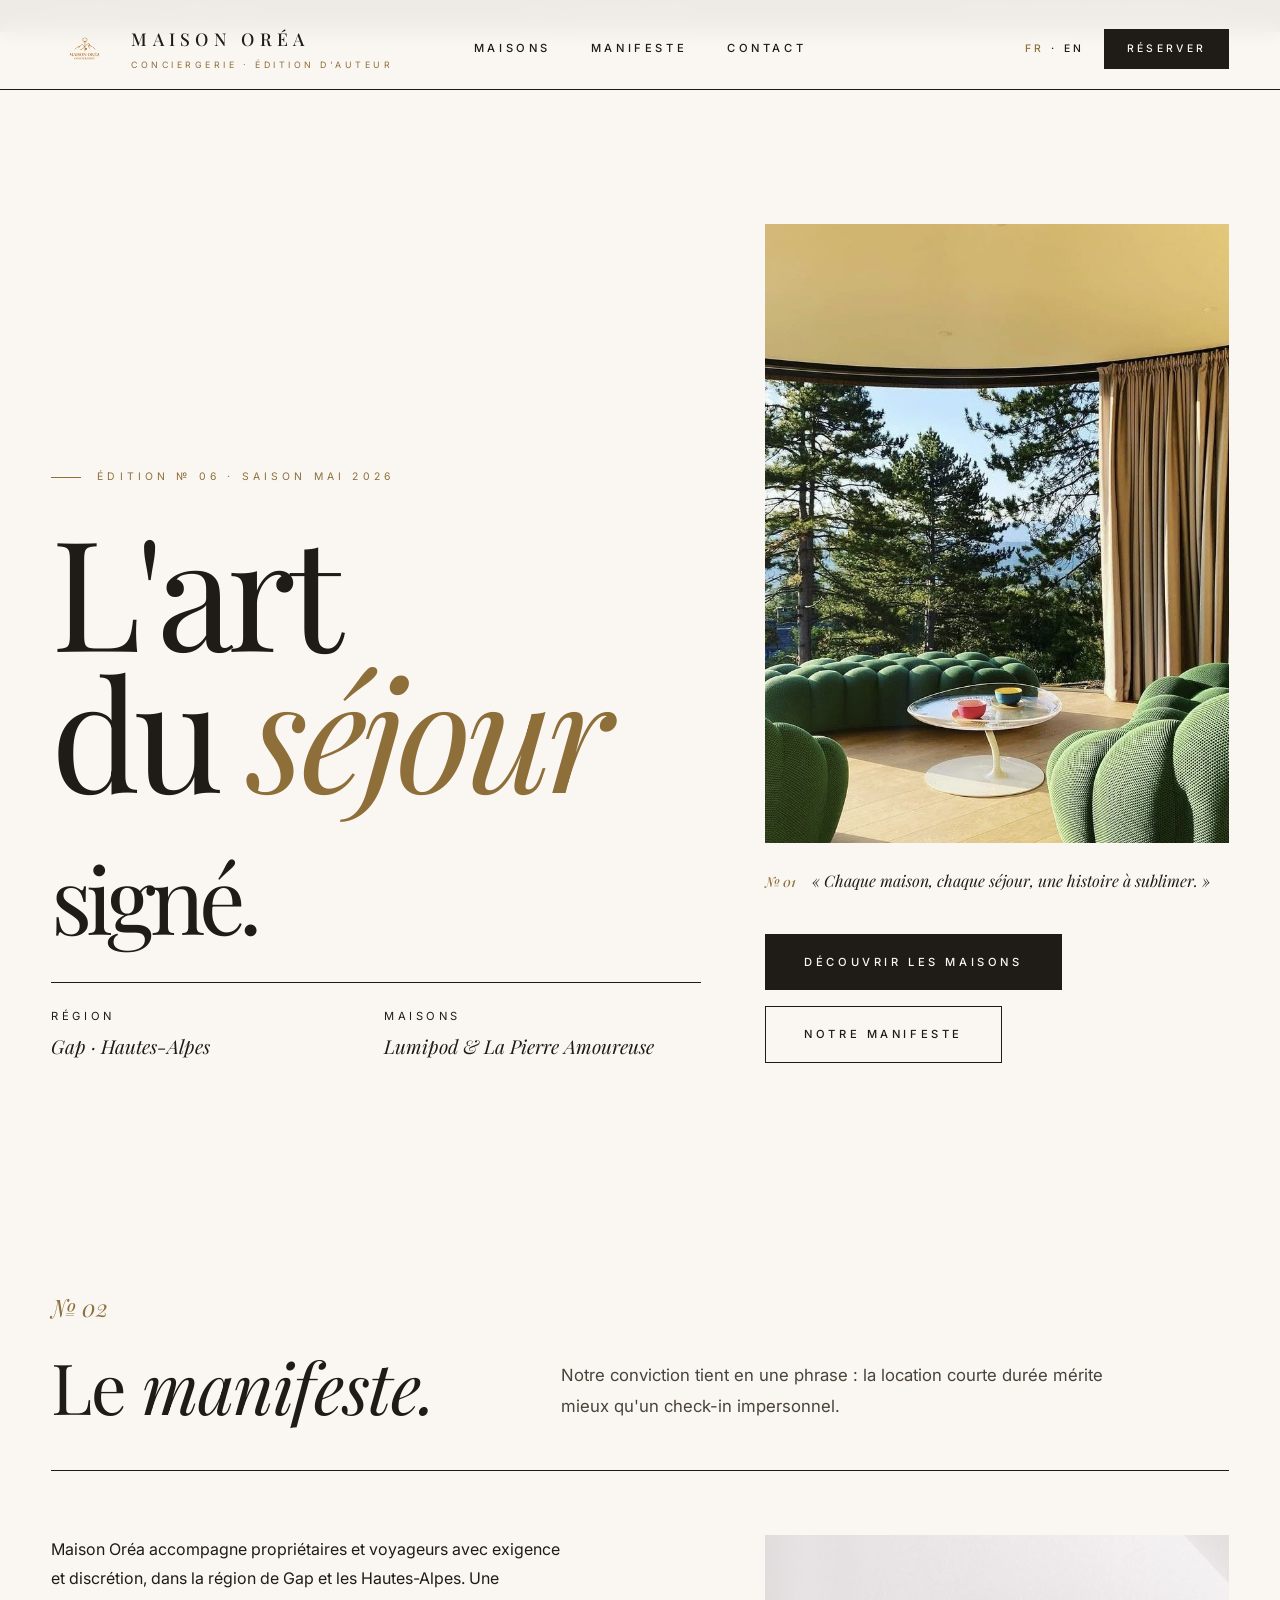
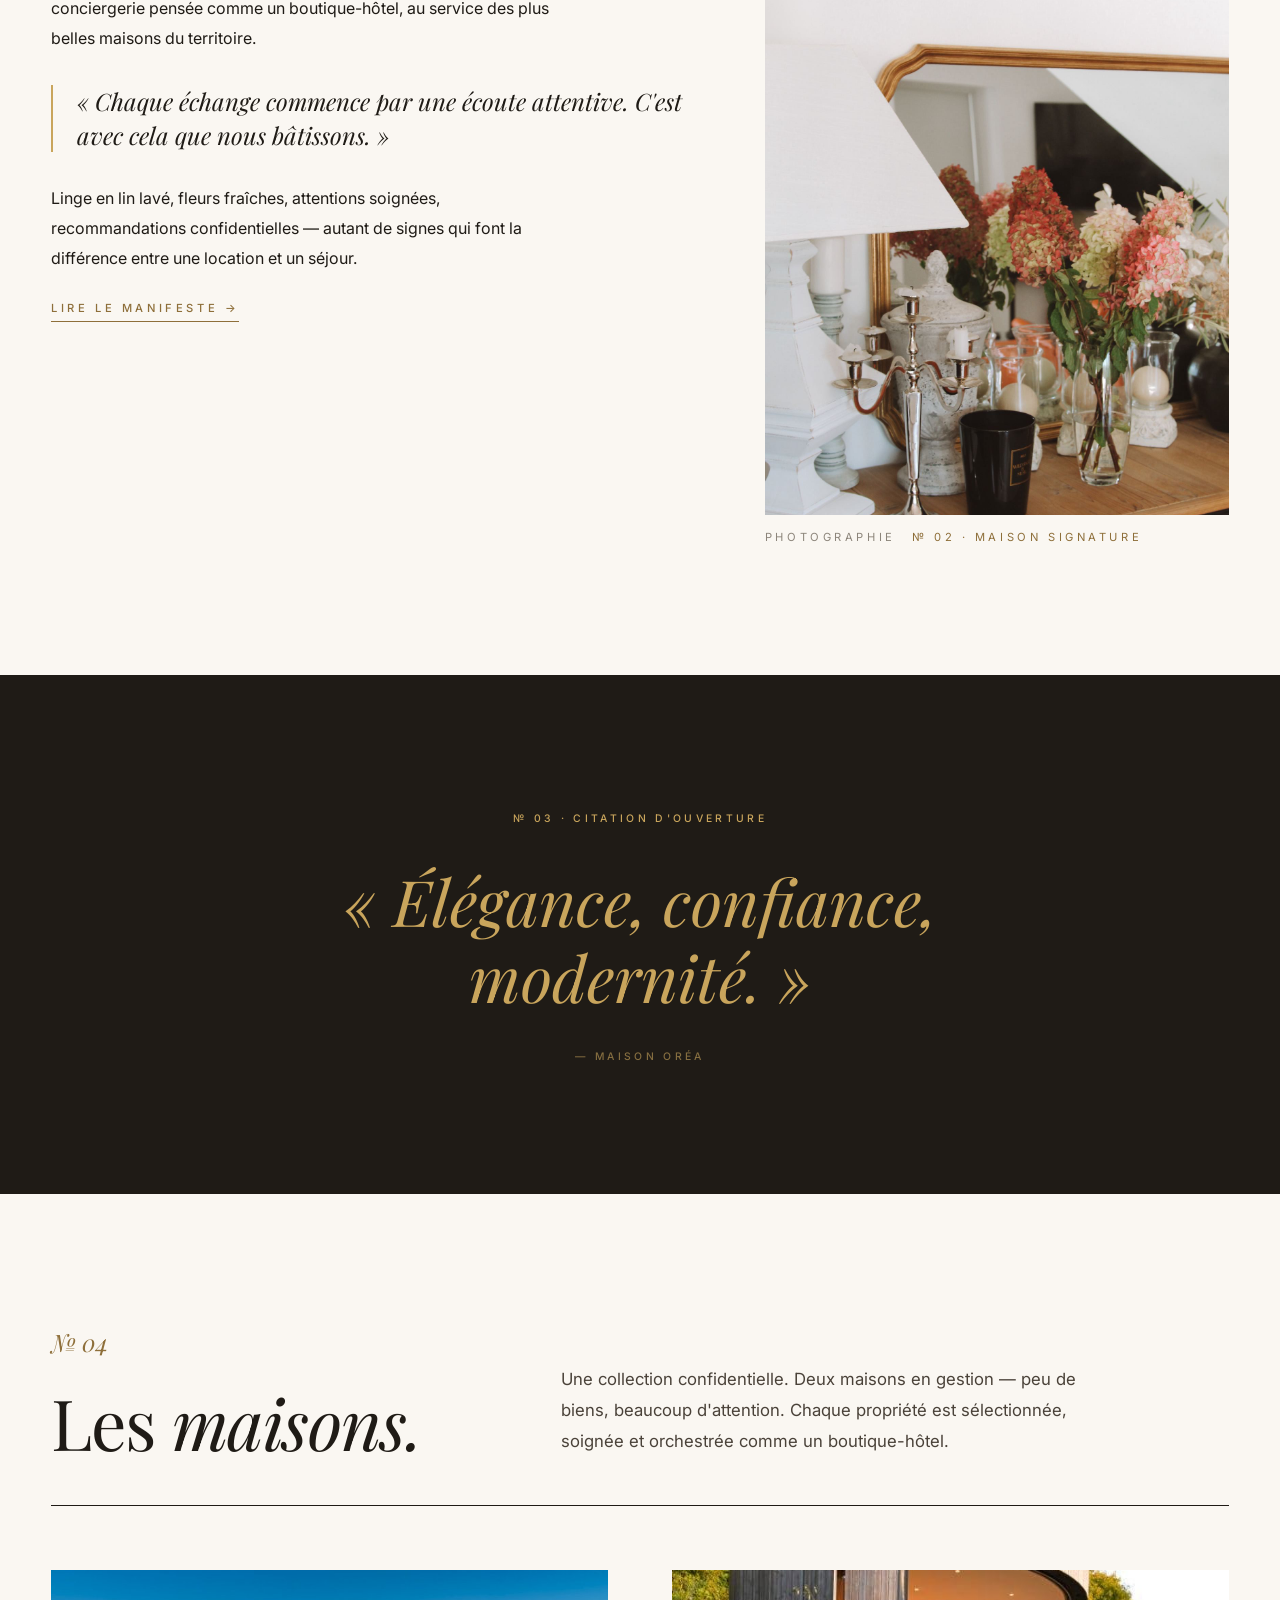
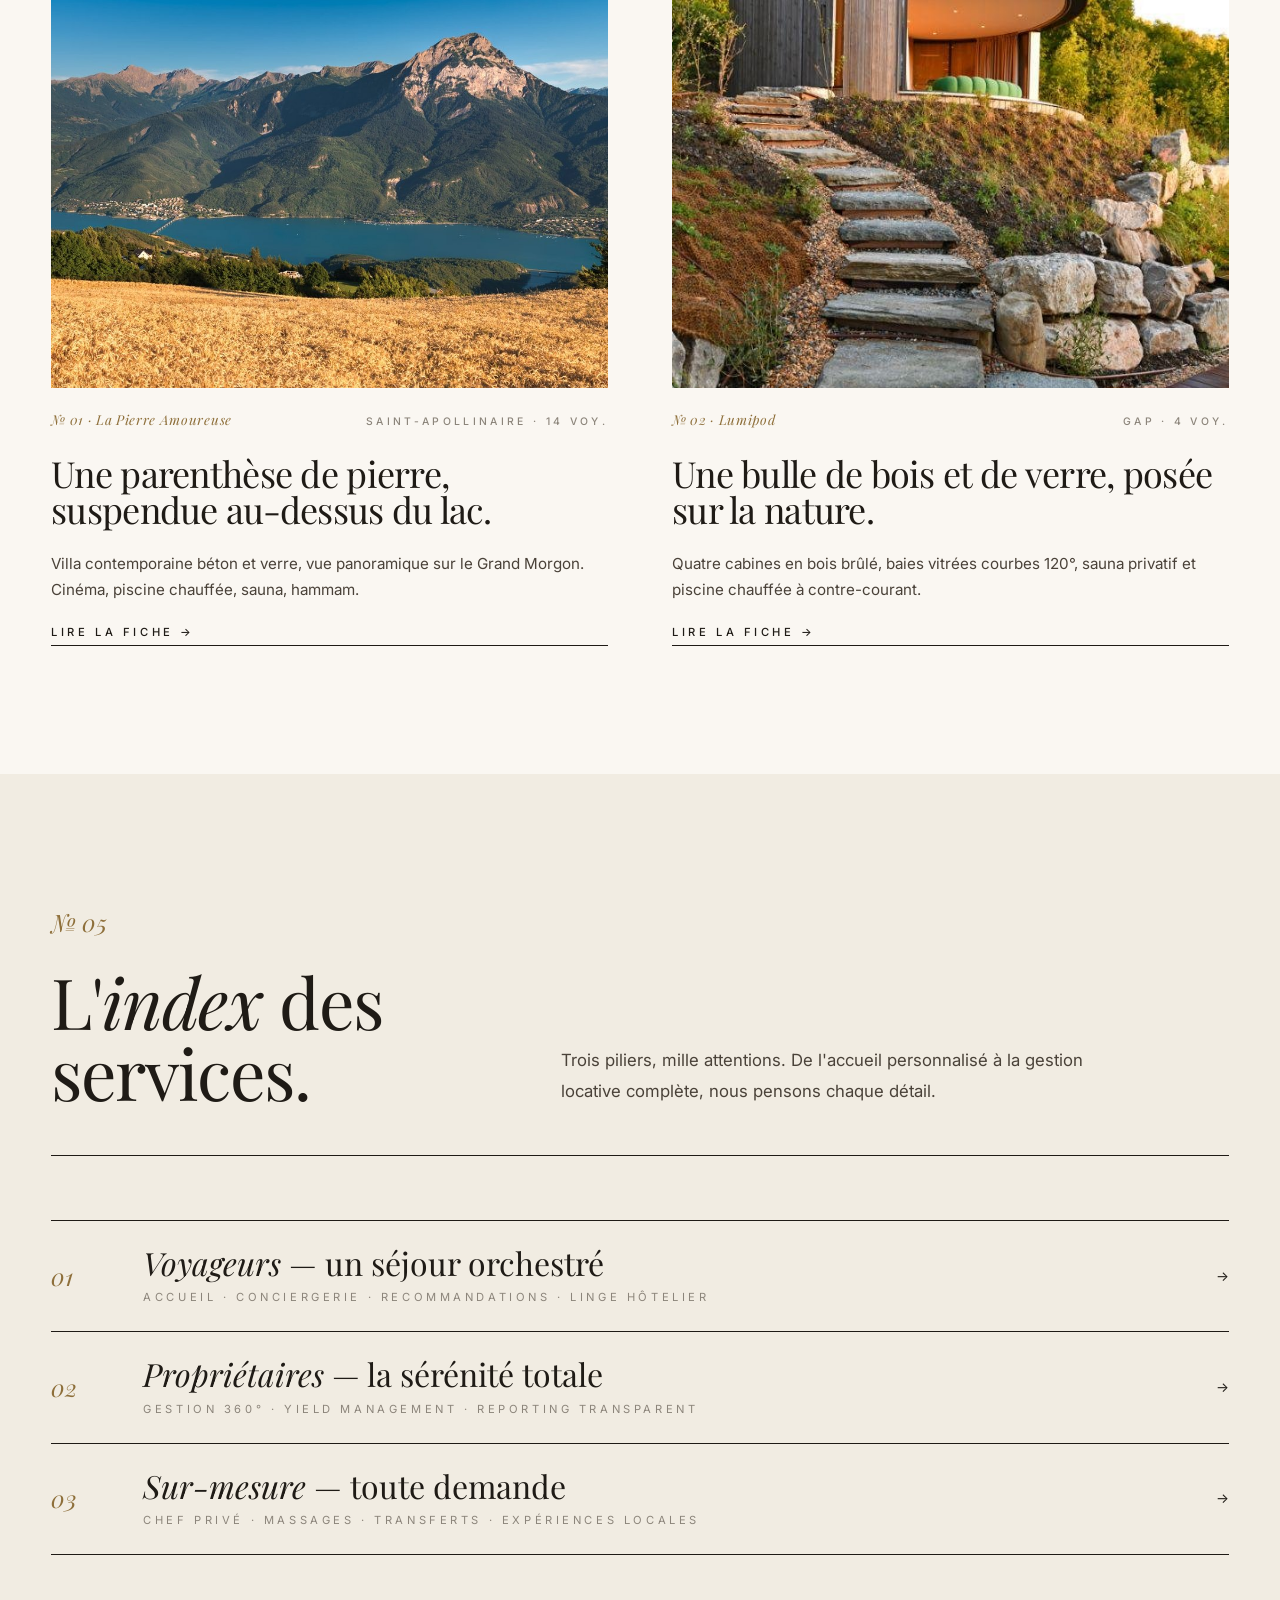
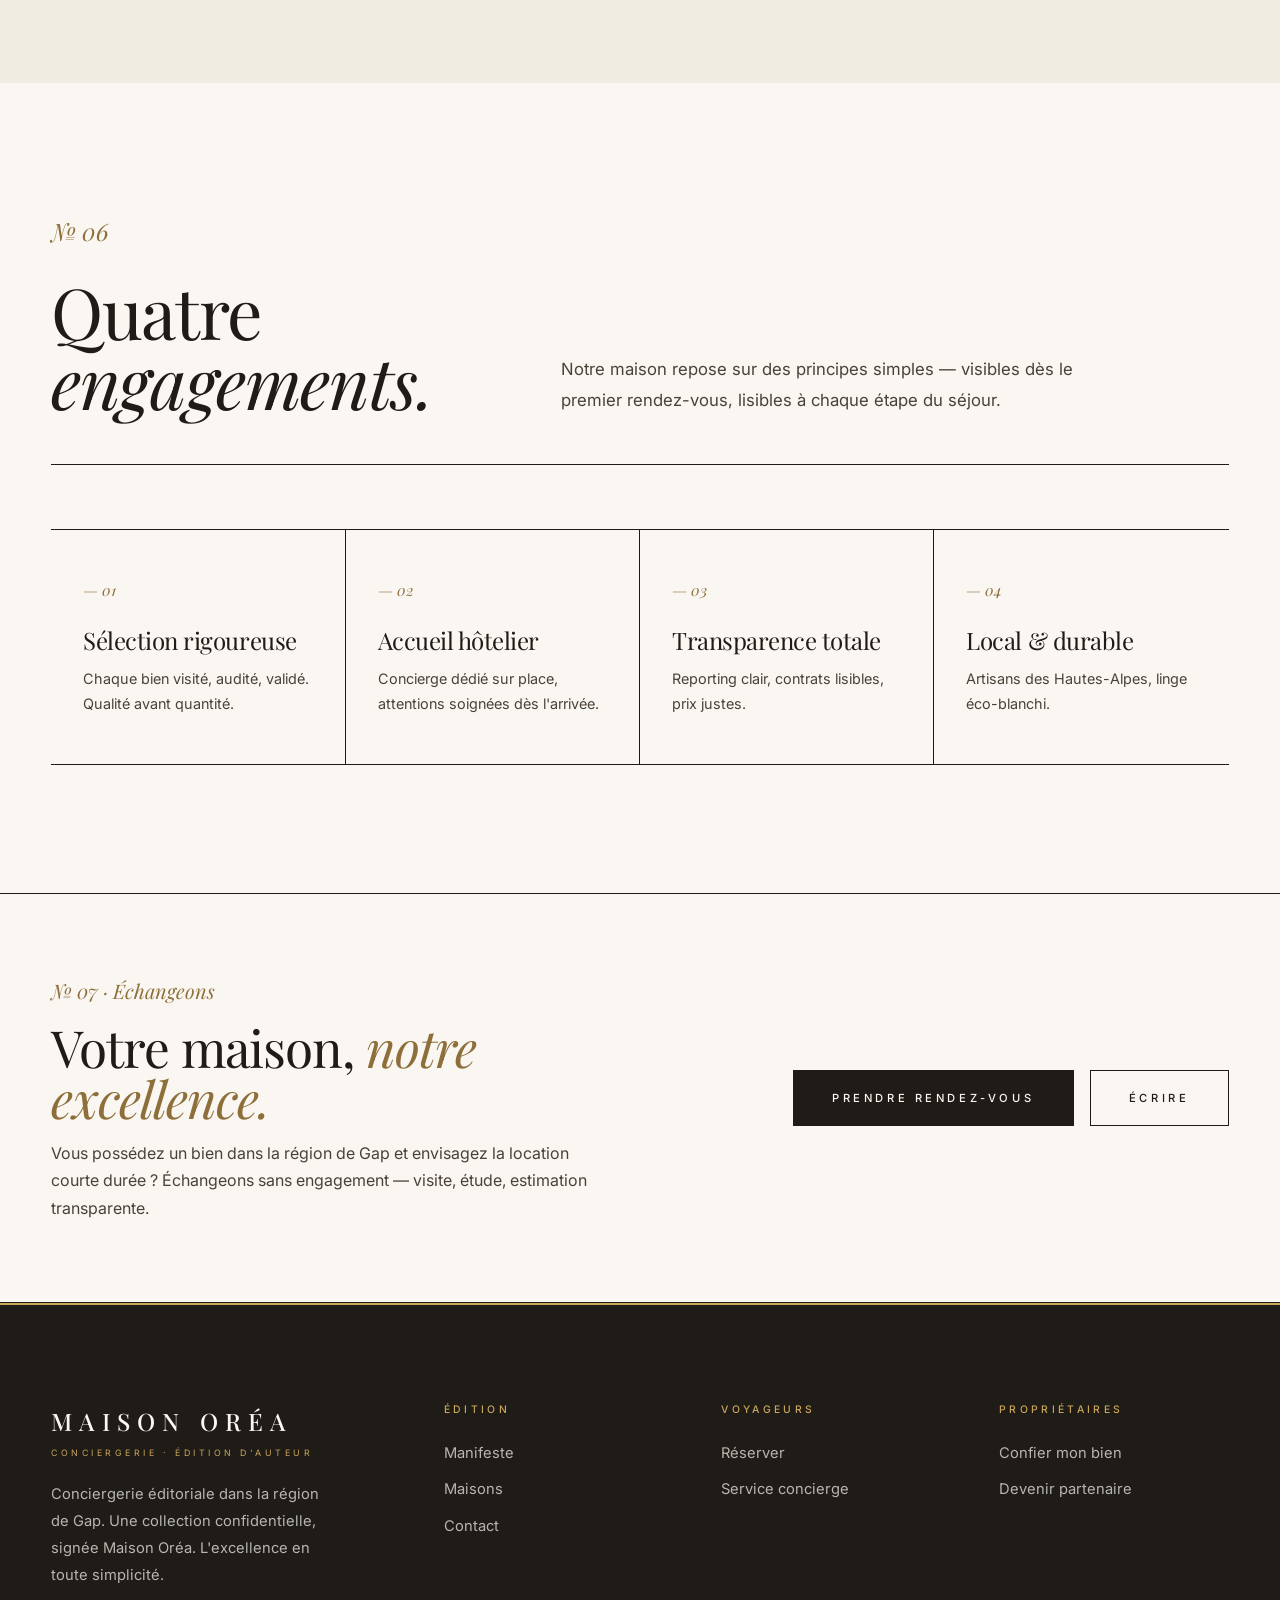
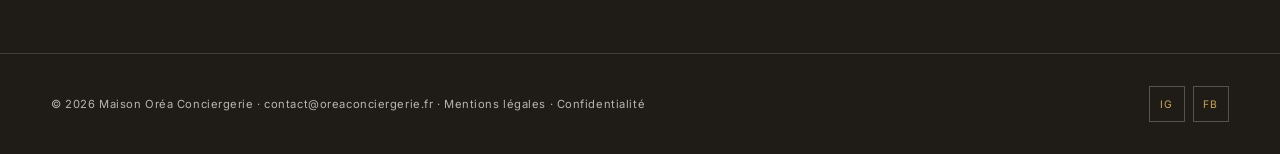
<file: index.html>
<!DOCTYPE html>
<html lang="fr">
<head>
<meta charset="UTF-8">
<meta name="viewport" content="width=device-width, initial-scale=1.0">
<title>Maison Oréa — Conciergerie éditoriale · Hautes-Alpes</title>
<meta name="description" content="Maison Oréa, conciergerie d'auteur dans la région de Gap. Une signature éditoriale pour vos séjours et la gestion de vos biens.">
<meta name="theme-color" content="#1F1B16">
<link rel="icon" type="image/png" href="assets/img/logo.png">
<link rel="preconnect" href="https://fonts.googleapis.com"><link rel="preconnect" href="https://fonts.gstatic.com" crossorigin>
<link href="https://fonts.googleapis.com/css2?family=Playfair+Display:ital,wght@0,300;0,400;0,500;0,600;1,400;1,500&family=Inter:wght@300;400;500;600&display=swap" rel="stylesheet">
<link rel="stylesheet" href="assets/css/style.css">
</head>
<body>

<!-- Bandeau édition -->
<div class="masthead-bandeau">
  <span>Édition <span class="or">№ 06</span> · Mai 2026</span>
  <span>Gap · Hautes-Alpes</span>
  <span>contact<span class="or">@</span>oreaconciergerie.fr</span>
</div>

<!-- HEADER -->
<header class="site-header">
  <div class="nav-row">
    <a href="index.html" class="brand"><img src="assets/img/logo.png" alt="Maison Oréa"><span><span class="brand-name">MAISON ORÉA</span><span class="brand-tag">Conciergerie<span class="brand-tag-sub"> · Édition d'auteur</span></span></span></a>
    <nav class="main-nav"><a href="logements.html">Maisons</a><a href="a-propos.html">Manifeste</a><a href="contact.html">Contact</a></nav>
    <div class="header-actions"><span class="lang-toggle"><span class="active">FR</span> · EN</span><a href="contact.html" class="btn-header">Réserver</a><button class="menu-toggle"><span></span><span></span><span></span></button></div>
  </div>
</header>
<nav class="mobile-nav"><a href="index.html">Accueil</a><a href="logements.html">Maisons</a><a href="a-propos.html">Manifeste</a><a href="contact.html">Contact</a><a href="contact.html" class="mobile-cta">Nous contacter</a></nav>

<!-- HERO ÉDITORIAL -->
<section class="hero">
  <span class="hero-side">№ 01 · Couverture</span>
  <div class="hero-grid">
    <div class="hero-left fade-in">
      <div class="hero-edition">Édition № 06 · Saison Mai 2026</div>
      <h1 class="hero-title">L'art<br>du <em>séjour</em><br><span class="smaller">signé.</span></h1>
      <div class="hero-meta">
        <div>Région<strong>Gap · Hautes-Alpes</strong></div>
        <div>Maisons<strong>Lumipod & La Pierre Amoureuse</strong></div>
      </div>
    </div>
    <div class="hero-right fade-in">
      <div class="hero-image">
        <img src="assets/img/michel-hero.jpg" alt="Maison Oréa" fetchpriority="high">
      </div>
      <div class="hero-caption"><span class="num">№ 01</span><span><em>« Chaque maison, chaque séjour, une histoire à sublimer. »</em></span></div>
      <div class="hero-actions">
        <a href="logements.html" class="btn btn-primary">Découvrir les maisons</a>
        <a href="a-propos.html" class="btn btn-ghost">Notre manifeste</a>
      </div>
    </div>
  </div>
</section>

<!-- SECTION 02 - Manifeste -->
<section class="editorial-section">
  <div class="container">
    <div class="section-head fade-up">
      <div class="left">
        <span class="num">№ 02</span>
        <h2>Le <em class="italic">manifeste.</em></h2>
      </div>
      <p class="right">Notre conviction tient en une phrase : la location courte durée mérite mieux qu'un check-in impersonnel.</p>
    </div>

    <div class="editorial-block col-7-5 fade-up">
      <div class="editorial-text">
        <p>Maison Oréa accompagne propriétaires et voyageurs avec exigence et discrétion, dans la région de Gap et les Hautes-Alpes. Une conciergerie pensée comme un boutique-hôtel, au service des plus belles maisons du territoire.</p>
        <p class="note">« Chaque échange commence par une écoute attentive. C'est avec cela que nous bâtissons. »</p>
        <p>Linge en lin lavé, fleurs fraîches, attentions soignées, recommandations confidentielles — autant de signes qui font la différence entre une location et un séjour.</p>
        <a href="a-propos.html" class="link-arrow gold">Lire le manifeste →</a>
      </div>
      <div>
        <div class="editorial-image">
          <img src="assets/img/extra-j-823f7b.jpg" alt="Intérieur" loading="lazy">
        </div>
        <div class="editorial-credit"><span>Photographie</span><span class="or">№ 02 · Maison signature</span></div>
      </div>
    </div>
  </div>
</section>

<!-- FULL QUOTE -->
<section class="fullquote">
  <span class="label-cap">№ 03 · Citation d'ouverture</span>
  <p class="fullquote-text"><em>« Élégance, confiance, modernité. »</em></p>
  <p class="label-cap" style="opacity: 0.6;">— Maison Oréa</p>
</section>

<!-- SECTION 04 - Maisons -->
<section class="editorial-section">
  <div class="container">
    <div class="section-head fade-up">
      <div class="left">
        <span class="num">№ 04</span>
        <h2>Les <em class="italic">maisons.</em></h2>
      </div>
      <p class="right">Une collection confidentielle. Deux maisons en gestion — peu de biens, beaucoup d'attention. Chaque propriété est sélectionnée, soignée et orchestrée comme un boutique-hôtel.</p>
    </div>

    <div class="lodge-edit fade-up">
      <article class="lodge-edit-card wide">
        <div class="img-wrap"><img src="assets/img/josiane-1.jpg" alt="La Pierre Amoureuse" loading="lazy"></div>
        <div class="meta-line">
          <span class="num">№ 01 · La Pierre Amoureuse</span>
          <span class="label-cap">Saint-Apollinaire · 14 voy.</span>
        </div>
        <h3>Une parenthèse de pierre, suspendue au-dessus du lac.</h3>
        <p class="desc">Villa contemporaine béton et verre, vue panoramique sur le Grand Morgon. Cinéma, piscine chauffée, sauna, hammam.</p>
        <a href="logement-pierre-amoureuse.html" class="link-arrow">Lire la fiche →</a>
      </article>
      <article class="lodge-edit-card wide">
        <div class="img-wrap"><img src="assets/img/michel-1.jpg" alt="Lumipod" loading="lazy"></div>
        <div class="meta-line">
          <span class="num">№ 02 · Lumipod</span>
          <span class="label-cap">Gap · 4 voy.</span>
        </div>
        <h3>Une bulle de bois et de verre, posée sur la nature.</h3>
        <p class="desc">Quatre cabines en bois brûlé, baies vitrées courbes 120°, sauna privatif et piscine chauffée à contre-courant.</p>
        <a href="logement-pierre-amoureuse.html" class="link-arrow">Lire la fiche →</a>
      </article>
    </div>
  </div>
</section>

<!-- SECTION 05 - Index services -->
<section class="editorial-section" style="background: var(--creme);">
  <div class="container">
    <div class="section-head fade-up">
      <div class="left">
        <span class="num">№ 05</span>
        <h2>L'<em class="italic">index</em> des services.</h2>
      </div>
      <p class="right">Trois piliers, mille attentions. De l'accueil personnalisé à la gestion locative complète, nous pensons chaque détail.</p>
    </div>

    <div style="border-top: 1px solid var(--charbon);" class="fade-up">
      <a href="logements.html" class="index-line">
        <span class="num">01</span>
        <div><div class="title"><em>Voyageurs</em> — un séjour orchestré</div><div class="meta" style="margin-top: 0.5rem;">Accueil · Conciergerie · Recommandations · Linge hôtelier</div></div>
        <span class="arrow">→</span>
      </a>
      <a href="contact.html" class="index-line">
        <span class="num">02</span>
        <div><div class="title"><em>Propriétaires</em> — la sérénité totale</div><div class="meta" style="margin-top: 0.5rem;">Gestion 360° · Yield management · Reporting transparent</div></div>
        <span class="arrow">→</span>
      </a>
      <a href="contact.html" class="index-line" style="border-bottom: 1px solid var(--charbon);">
        <span class="num">03</span>
        <div><div class="title"><em>Sur-mesure</em> — toute demande</div><div class="meta" style="margin-top: 0.5rem;">Chef privé · Massages · Transferts · Expériences locales</div></div>
        <span class="arrow">→</span>
      </a>
    </div>
  </div>
</section>

<!-- ENGAGEMENTS 4 colonnes -->
<section class="editorial-section">
  <div class="container">
    <div class="section-head fade-up">
      <div class="left">
        <span class="num">№ 06</span>
        <h2>Quatre <em class="italic">engagements.</em></h2>
      </div>
      <p class="right">Notre maison repose sur des principes simples — visibles dès le premier rendez-vous, lisibles à chaque étape du séjour.</p>
    </div>
    <div class="fourcols fade-up">
      <div class="fourcols-item"><span class="num">— 01</span><h4>Sélection rigoureuse</h4><p>Chaque bien visité, audité, validé. Qualité avant quantité.</p></div>
      <div class="fourcols-item"><span class="num">— 02</span><h4>Accueil hôtelier</h4><p>Concierge dédié sur place, attentions soignées dès l'arrivée.</p></div>
      <div class="fourcols-item"><span class="num">— 03</span><h4>Transparence totale</h4><p>Reporting clair, contrats lisibles, prix justes.</p></div>
      <div class="fourcols-item"><span class="num">— 04</span><h4>Local & durable</h4><p>Artisans des Hautes-Alpes, linge éco-blanchi.</p></div>
    </div>
  </div>
</section>

<!-- CTA EDITORIAL -->
<section class="cta-band">
  <div class="cta-band-grid">
    <div>
      <span class="numero">№ 07 · Échangeons</span>
      <h2 style="margin-top: 0.85rem;">Votre maison, <em class="italic">notre excellence.</em></h2>
      <p>Vous possédez un bien dans la région de Gap et envisagez la location courte durée ? Échangeons sans engagement — visite, étude, estimation transparente.</p>
    </div>
    <div class="actions"><a href="contact.html" class="btn btn-primary">Prendre rendez-vous</a><a href="contact.html" class="btn btn-ghost">Écrire</a></div>
  </div>
</section>

<!-- FOOTER -->
<footer class="site-footer">
  <div class="footer-grid">
    <div class="footer-brand">
      <span class="brand-name">MAISON ORÉA</span><span class="brand-tag">Conciergerie<span class="brand-tag-sub"> · Édition d'auteur</span></span>
      <p>Conciergerie éditoriale dans la région de Gap. Une collection confidentielle, signée Maison Oréa. L'excellence en toute simplicité.</p>
    </div>
    <div class="footer-col"><h5>Édition</h5><ul><li><a href="a-propos.html">Manifeste</a></li><li><a href="logements.html">Maisons</a></li><li><a href="contact.html">Contact</a></li></ul></div>
    <div class="footer-col"><h5>Voyageurs</h5><ul><li><a href="logements.html">Réserver</a></li><li><a href="contact.html">Service concierge</a></li></ul></div>
    <div class="footer-col"><h5>Propriétaires</h5><ul><li><a href="contact.html">Confier mon bien</a></li><li><a href="contact.html">Devenir partenaire</a></li></ul></div>
  </div>
  <div class="footer-bottom">
    <div>© 2026 Maison Oréa Conciergerie · contact@oreaconciergerie.fr · Mentions légales · Confidentialité</div>
    <div class="social"><a href="https://www.instagram.com/oreaconciergerie" target="_blank" rel="noopener">IG</a><a href="#">FB</a></div>
  </div>
</footer>

<script src="assets/js/app.js"></script>
</body>
</html>
</file>
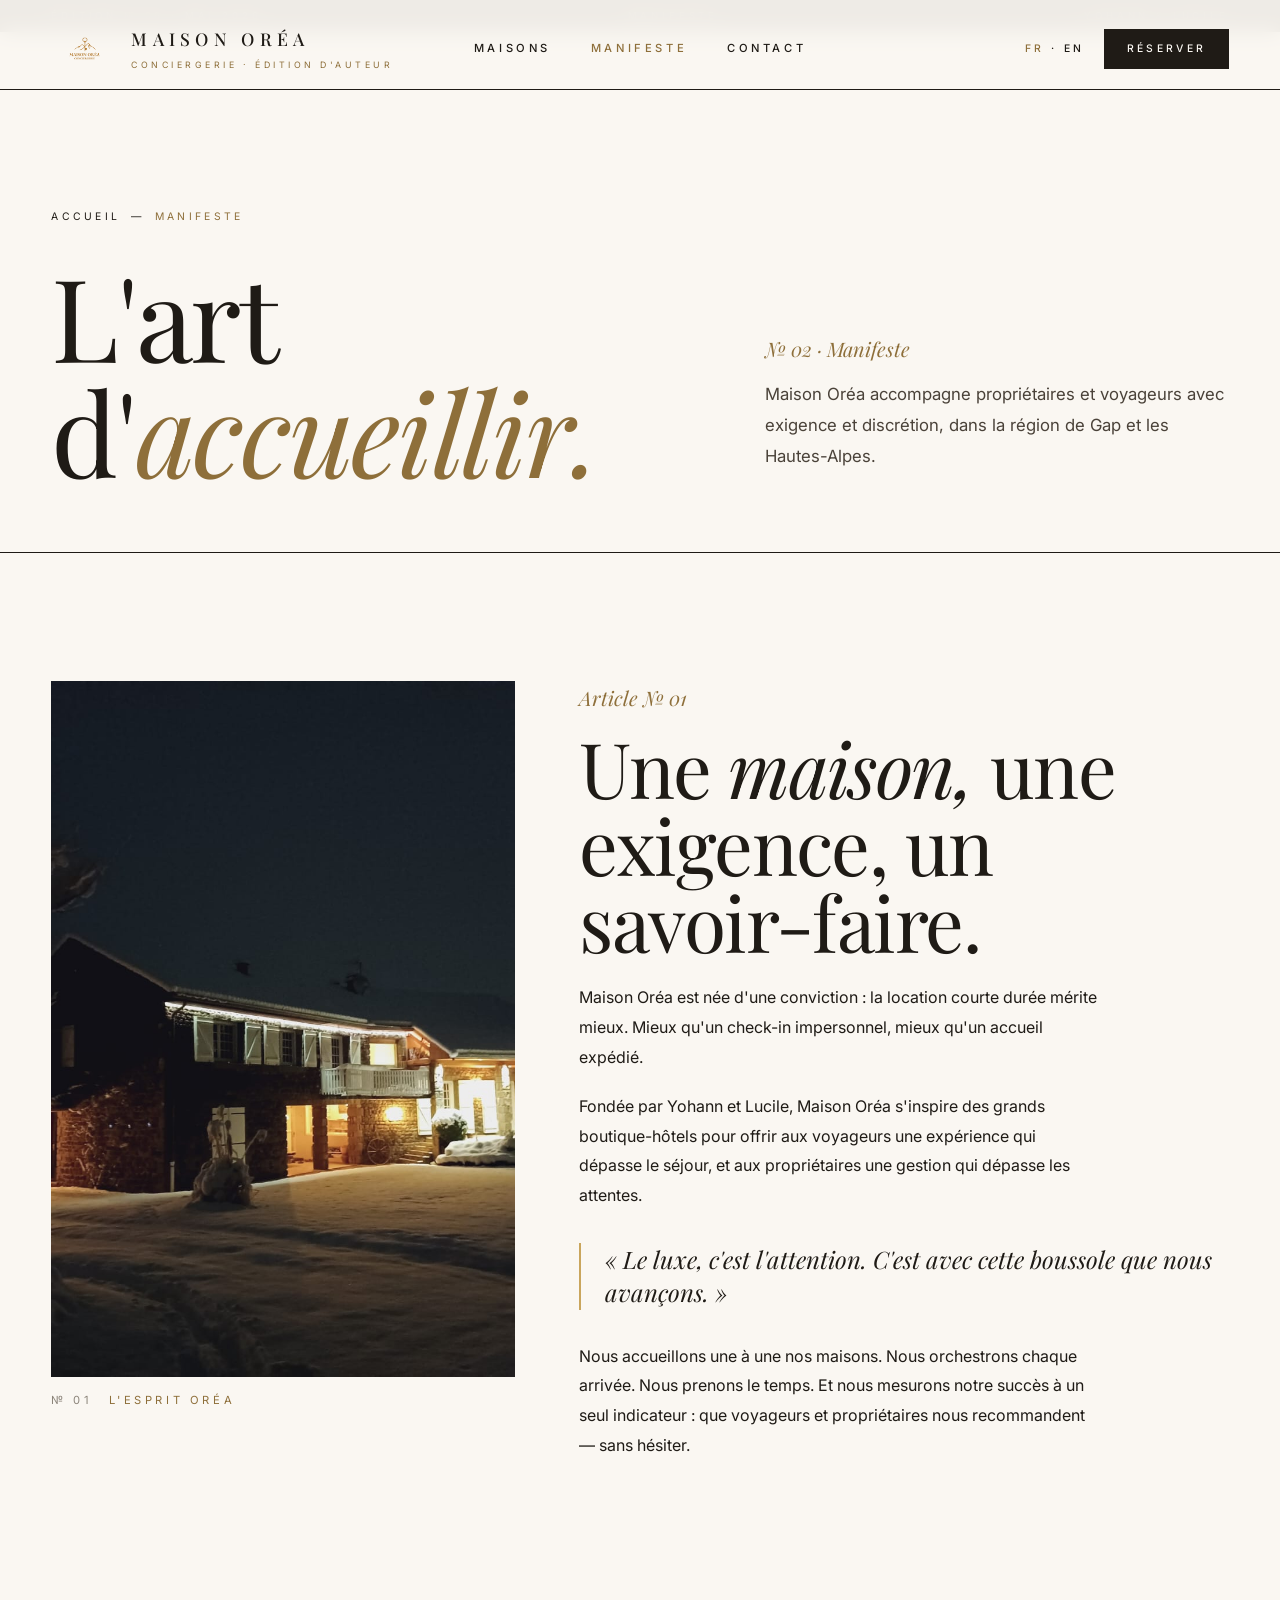
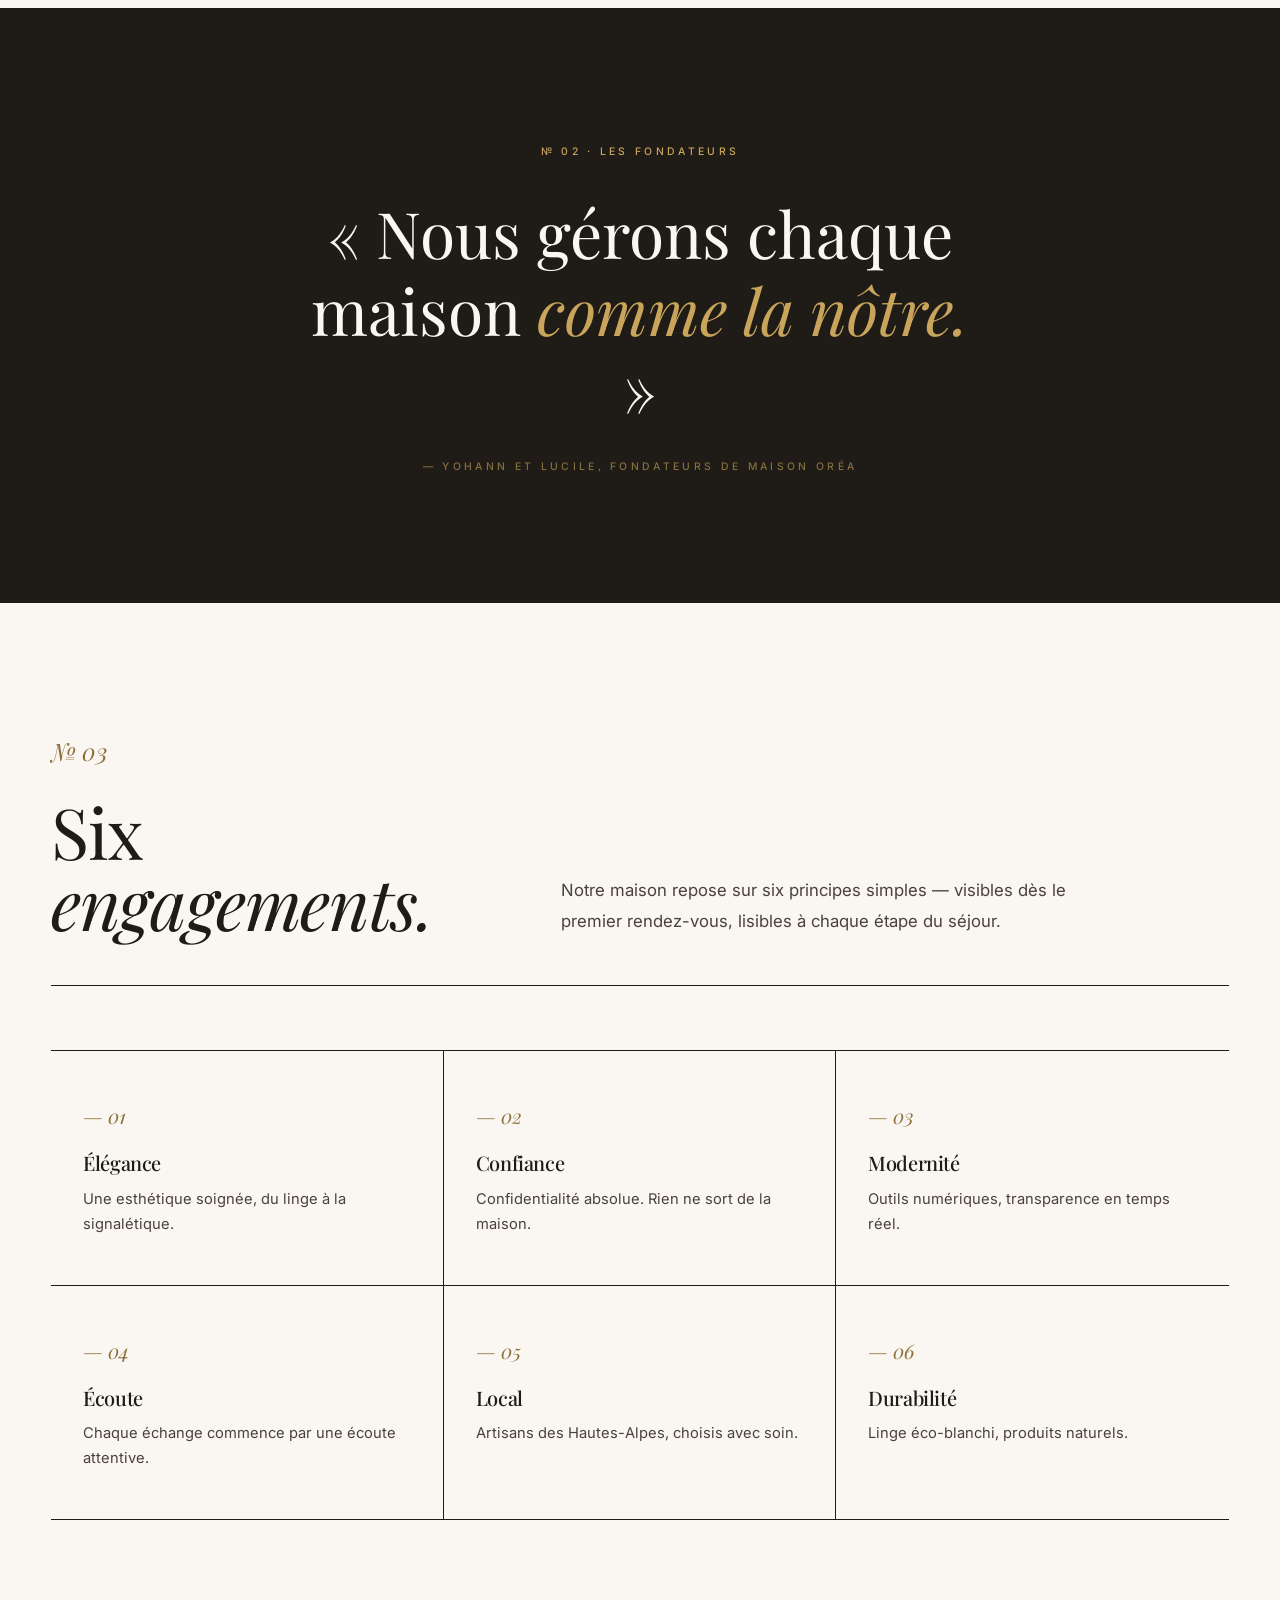
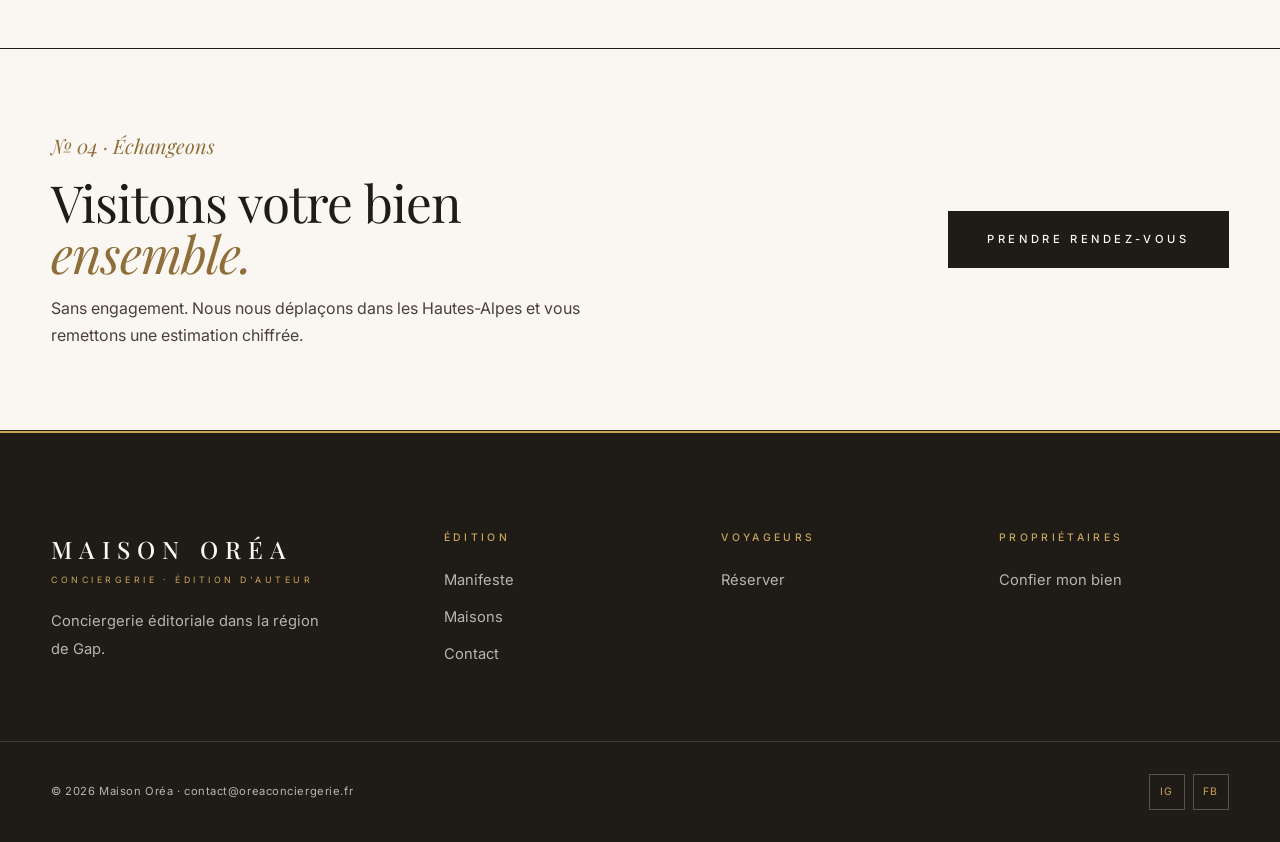
<file: a-propos.html>
<!DOCTYPE html>
<html lang="fr">
<head>
<meta charset="UTF-8">
<meta name="viewport" content="width=device-width, initial-scale=1.0">
<title>Manifeste — Maison Oréa</title>
<link rel="icon" type="image/png" href="assets/img/logo.png">
<link rel="preconnect" href="https://fonts.googleapis.com"><link rel="preconnect" href="https://fonts.gstatic.com" crossorigin>
<link href="https://fonts.googleapis.com/css2?family=Playfair+Display:ital,wght@0,300;0,400;0,500;0,600;1,400;1,500&family=Inter:wght@300;400;500;600&display=swap" rel="stylesheet">
<link rel="stylesheet" href="assets/css/style.css">
</head>
<body>

<div class="masthead-bandeau">
  <span>Édition <span class="or">№ 06</span> · Mai 2026</span>
  <span>Manifeste</span>
  <span>Yohann <span class="or">&amp;</span> Lucile</span>
</div>

<header class="site-header">
  <div class="nav-row">
    <a href="index.html" class="brand"><img src="assets/img/logo.png" alt="Maison Oréa"><span><span class="brand-name">MAISON ORÉA</span><span class="brand-tag">Conciergerie<span class="brand-tag-sub"> · Édition d'auteur</span></span></span></a>
    <nav class="main-nav"><a href="logements.html">Maisons</a><a href="a-propos.html" class="active">Manifeste</a><a href="contact.html">Contact</a></nav>
    <div class="header-actions"><span class="lang-toggle"><span class="active">FR</span> · EN</span><a href="contact.html" class="btn-header">Réserver</a><button class="menu-toggle"><span></span><span></span><span></span></button></div>
  </div>
</header>
<nav class="mobile-nav"><a href="index.html">Accueil</a><a href="logements.html">Maisons</a><a href="a-propos.html">Manifeste</a><a href="contact.html">Contact</a><a href="contact.html" class="mobile-cta">Nous contacter</a></nav>

<section class="page-hero">
  <div class="page-hero-grid">
    <div>
      <div class="breadcrumb"><a href="index.html">Accueil</a><span class="sep">—</span><span>Manifeste</span></div>
      <h1>L'art<br>d'<em>accueillir.</em></h1>
    </div>
    <div class="right">
      <span class="numero">№ 02 · Manifeste</span>
      <p class="lead" style="margin-top: 0.85rem;">Maison Oréa accompagne propriétaires et voyageurs avec exigence et discrétion, dans la région de Gap et les Hautes-Alpes.</p>
    </div>
  </div>
</section>

<section class="editorial-section">
  <div class="container">
    <div class="editorial-block col-5-7 fade-up">
      <div>
        <div class="editorial-image tall"><img src="assets/img/extra-m-a532fa.jpg" alt="Maison Oréa" loading="lazy"></div>
        <div class="editorial-credit"><span>№ 01</span><span class="or">L'esprit Oréa</span></div>
      </div>
      <div class="editorial-text">
        <span class="numero">Article № 01</span>
        <h2 style="margin-top: 0.85rem;">Une <em>maison,</em> une exigence, un savoir-faire.</h2>
        <p style="margin-top: 1.5rem;">Maison Oréa est née d'une conviction : la location courte durée mérite mieux. Mieux qu'un check-in impersonnel, mieux qu'un accueil expédié.</p>
        <p>Fondée par Yohann et Lucile, Maison Oréa s'inspire des grands boutique-hôtels pour offrir aux voyageurs une expérience qui dépasse le séjour, et aux propriétaires une gestion qui dépasse les attentes.</p>
        <p class="note">« Le luxe, c'est l'attention. C'est avec cette boussole que nous avançons. »</p>
        <p>Nous accueillons une à une nos maisons. Nous orchestrons chaque arrivée. Nous prenons le temps. Et nous mesurons notre succès à un seul indicateur : que voyageurs et propriétaires nous recommandent — sans hésiter.</p>
      </div>
    </div>
  </div>
</section>

<section class="fullquote">
  <span class="label-cap">№ 02 · Les fondateurs</span>
  <p class="fullquote-text">« Nous gérons chaque maison <em>comme la nôtre.</em> »</p>
  <p class="label-cap" style="opacity: 0.6;">— Yohann et Lucile, Fondateurs de Maison Oréa</p>
</section>

<section class="editorial-section">
  <div class="container">
    <div class="section-head fade-up">
      <div class="left"><span class="num">№ 03</span><h2>Six <em class="italic">engagements.</em></h2></div>
      <p class="right">Notre maison repose sur six principes simples — visibles dès le premier rendez-vous, lisibles à chaque étape du séjour.</p>
    </div>
    <div style="display: grid; grid-template-columns: repeat(3, 1fr); gap: 0; border-top: 1px solid var(--charbon); border-bottom: 1px solid var(--charbon);" class="fade-up">
      <div style="padding: 3rem 2rem; border-right: 1px solid var(--charbon); border-bottom: 1px solid var(--charbon);"><div class="numero" style="margin-bottom: 1.25rem; display: block;">— 01</div><h4>Élégance</h4><p style="margin-top: 0.85rem; color: var(--argile); font-size: 0.92rem;">Une esthétique soignée, du linge à la signalétique.</p></div>
      <div style="padding: 3rem 2rem; border-right: 1px solid var(--charbon); border-bottom: 1px solid var(--charbon);"><div class="numero" style="margin-bottom: 1.25rem; display: block;">— 02</div><h4>Confiance</h4><p style="margin-top: 0.85rem; color: var(--argile); font-size: 0.92rem;">Confidentialité absolue. Rien ne sort de la maison.</p></div>
      <div style="padding: 3rem 2rem; border-bottom: 1px solid var(--charbon);"><div class="numero" style="margin-bottom: 1.25rem; display: block;">— 03</div><h4>Modernité</h4><p style="margin-top: 0.85rem; color: var(--argile); font-size: 0.92rem;">Outils numériques, transparence en temps réel.</p></div>
      <div style="padding: 3rem 2rem; border-right: 1px solid var(--charbon);"><div class="numero" style="margin-bottom: 1.25rem; display: block;">— 04</div><h4>Écoute</h4><p style="margin-top: 0.85rem; color: var(--argile); font-size: 0.92rem;">Chaque échange commence par une écoute attentive.</p></div>
      <div style="padding: 3rem 2rem; border-right: 1px solid var(--charbon);"><div class="numero" style="margin-bottom: 1.25rem; display: block;">— 05</div><h4>Local</h4><p style="margin-top: 0.85rem; color: var(--argile); font-size: 0.92rem;">Artisans des Hautes-Alpes, choisis avec soin.</p></div>
      <div style="padding: 3rem 2rem;"><div class="numero" style="margin-bottom: 1.25rem; display: block;">— 06</div><h4>Durabilité</h4><p style="margin-top: 0.85rem; color: var(--argile); font-size: 0.92rem;">Linge éco-blanchi, produits naturels.</p></div>
    </div>
  </div>
</section>

<section class="cta-band">
  <div class="cta-band-grid">
    <div><span class="numero">№ 04 · Échangeons</span><h2 style="margin-top: 0.85rem;">Visitons votre bien <em>ensemble.</em></h2><p>Sans engagement. Nous nous déplaçons dans les Hautes-Alpes et vous remettons une estimation chiffrée.</p></div>
    <div class="actions"><a href="contact.html" class="btn btn-primary">Prendre rendez-vous</a></div>
  </div>
</section>

<footer class="site-footer">
  <div class="footer-grid">
    <div class="footer-brand"><span class="brand-name">MAISON ORÉA</span><span class="brand-tag">Conciergerie<span class="brand-tag-sub"> · Édition d'auteur</span></span><p>Conciergerie éditoriale dans la région de Gap.</p></div>
    <div class="footer-col"><h5>Édition</h5><ul><li><a href="a-propos.html">Manifeste</a></li><li><a href="logements.html">Maisons</a></li><li><a href="contact.html">Contact</a></li></ul></div>
    <div class="footer-col"><h5>Voyageurs</h5><ul><li><a href="logements.html">Réserver</a></li></ul></div>
    <div class="footer-col"><h5>Propriétaires</h5><ul><li><a href="contact.html">Confier mon bien</a></li></ul></div>
  </div>
  <div class="footer-bottom"><div>© 2026 Maison Oréa · contact@oreaconciergerie.fr</div><div class="social"><a href="#">IG</a><a href="#">FB</a></div></div>
</footer>
<script src="assets/js/app.js"></script>
</body>
</html>
</file>
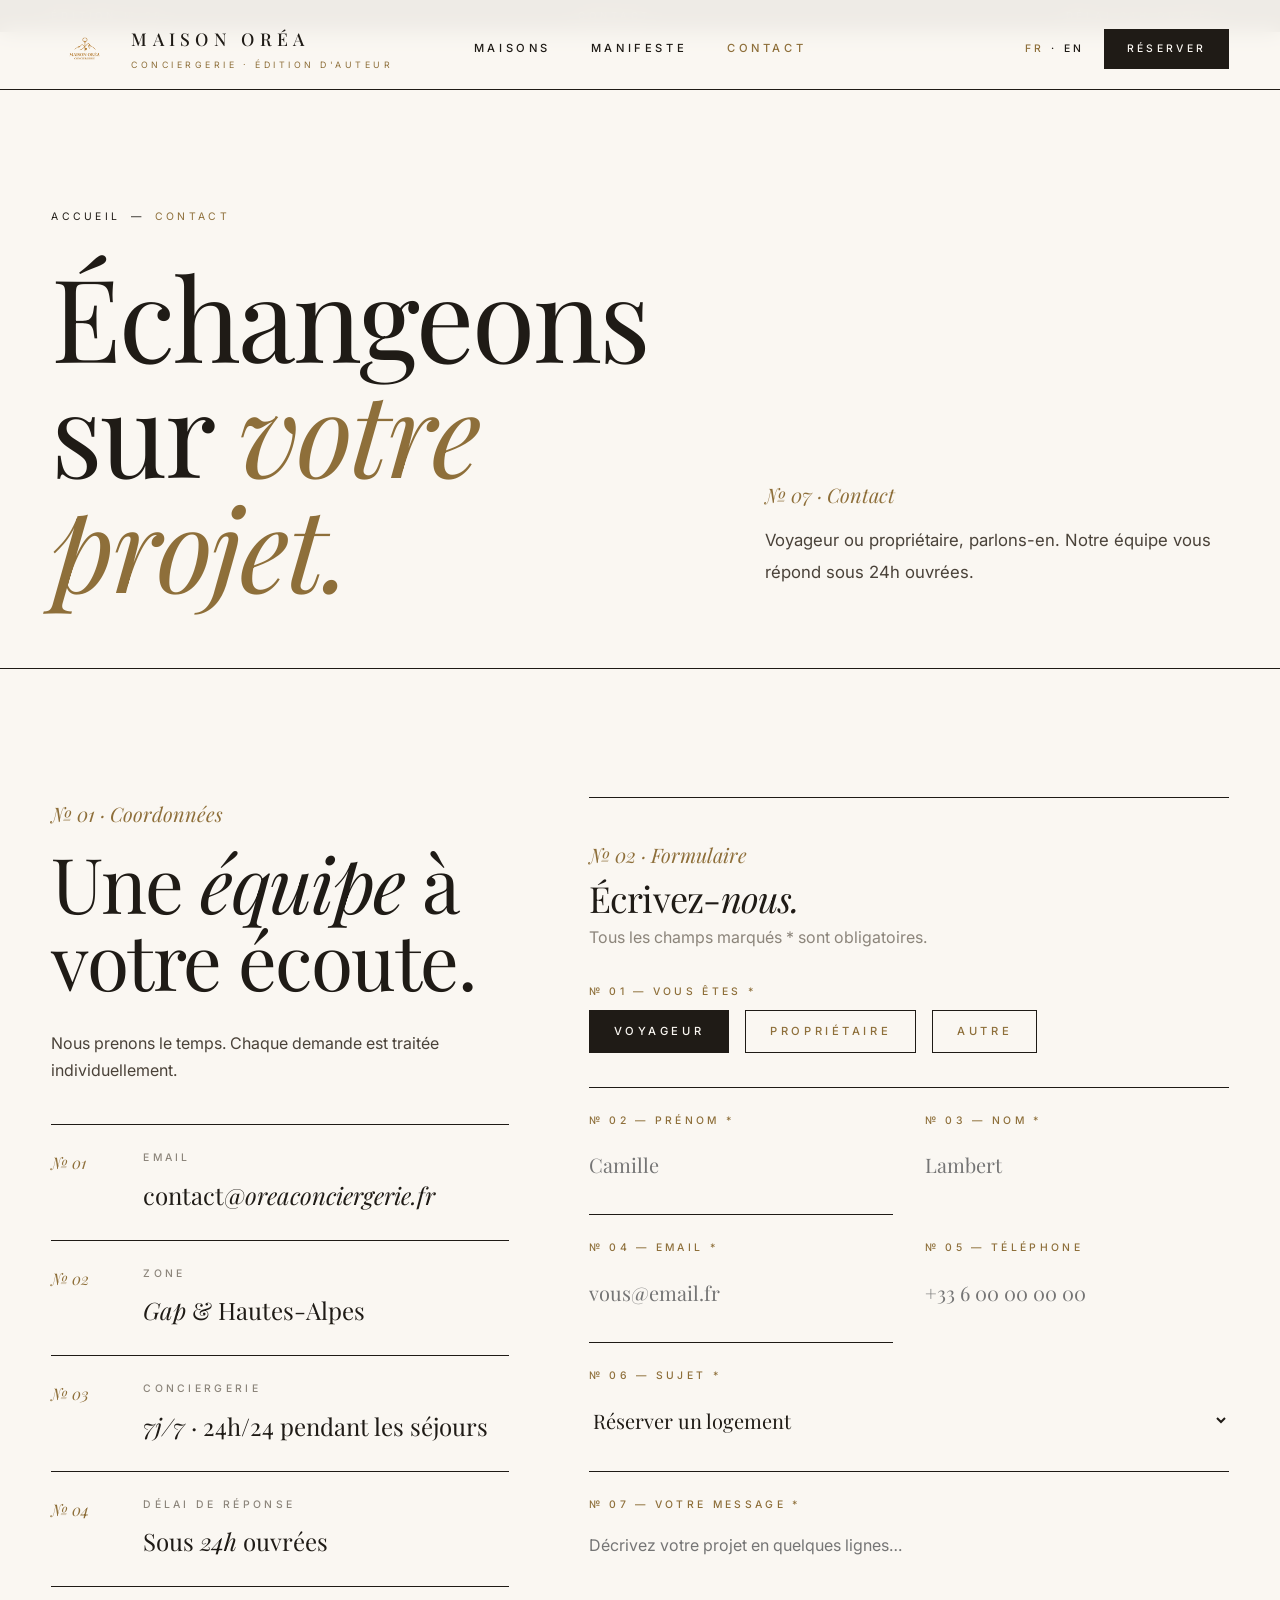
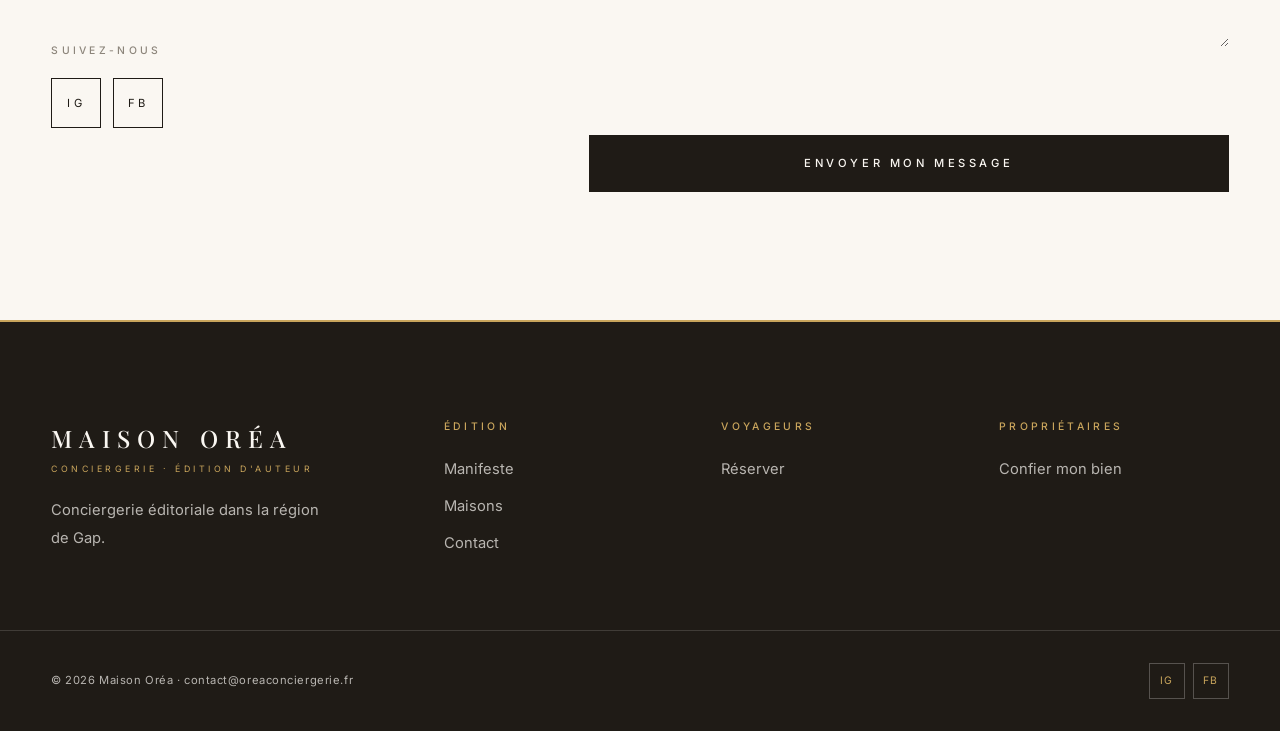
<file: contact.html>
<!DOCTYPE html>
<html lang="fr">
<head>
<meta charset="UTF-8">
<meta name="viewport" content="width=device-width, initial-scale=1.0">
<title>Contact — Maison Oréa</title>
<link rel="icon" type="image/png" href="assets/img/logo.png">
<link rel="preconnect" href="https://fonts.googleapis.com"><link rel="preconnect" href="https://fonts.gstatic.com" crossorigin>
<link href="https://fonts.googleapis.com/css2?family=Playfair+Display:ital,wght@0,300;0,400;0,500;0,600;1,400;1,500&family=Inter:wght@300;400;500;600&display=swap" rel="stylesheet">
<link rel="stylesheet" href="assets/css/style.css">
</head>
<body>

<div class="masthead-bandeau">
  <span>Édition <span class="or">№ 06</span></span>
  <span>Contact</span>
  <span>Délai <span class="or">24h ouvrées</span></span>
</div>

<header class="site-header">
  <div class="nav-row">
    <a href="index.html" class="brand"><img src="assets/img/logo.png" alt="Maison Oréa"><span><span class="brand-name">MAISON ORÉA</span><span class="brand-tag">Conciergerie<span class="brand-tag-sub"> · Édition d'auteur</span></span></span></a>
    <nav class="main-nav"><a href="logements.html">Maisons</a><a href="a-propos.html">Manifeste</a><a href="contact.html" class="active">Contact</a></nav>
    <div class="header-actions"><span class="lang-toggle"><span class="active">FR</span> · EN</span><a href="contact.html" class="btn-header">Réserver</a><button class="menu-toggle"><span></span><span></span><span></span></button></div>
  </div>
</header>
<nav class="mobile-nav"><a href="index.html">Accueil</a><a href="logements.html">Maisons</a><a href="a-propos.html">Manifeste</a><a href="contact.html">Contact</a><a href="contact.html" class="mobile-cta">Nous contacter</a></nav>

<section class="page-hero">
  <div class="page-hero-grid">
    <div>
      <div class="breadcrumb"><a href="index.html">Accueil</a><span class="sep">—</span><span>Contact</span></div>
      <h1>Échangeons<br>sur <em>votre projet.</em></h1>
    </div>
    <div class="right">
      <span class="numero">№ 07 · Contact</span>
      <p class="lead" style="margin-top: 0.85rem;">Voyageur ou propriétaire, parlons-en. Notre équipe vous répond sous 24h ouvrées.</p>
    </div>
  </div>
</section>

<section class="editorial-section">
  <div class="container">
    <div style="display: grid; grid-template-columns: 5fr 7fr; gap: 5rem; align-items: start;">
      <div class="fade-up">
        <span class="numero">№ 01 · Coordonnées</span>
        <h2 style="margin-top: 0.85rem; margin-bottom: 2rem;">Une <em>équipe</em> à votre écoute.</h2>
        <p style="margin-bottom: 2.5rem; color: var(--argile);">Nous prenons le temps. Chaque demande est traitée individuellement.</p>

        <div style="border-top: 1px solid var(--charbon);">
          <div style="display: flex; gap: 2rem; padding: 1.5rem 0; border-bottom: 1px solid var(--charbon);">
            <div style="font-family: var(--serif); font-style: italic; color: var(--or-fonce); min-width: 60px;">№ 01</div>
            <div><div class="label-cap">Email</div><div style="font-family: var(--serif); font-size: 1.5rem; margin-top: 0.5rem;">contact@<em>oreaconciergerie.fr</em></div></div>
          </div>
          <div style="display: flex; gap: 2rem; padding: 1.5rem 0; border-bottom: 1px solid var(--charbon);">
            <div style="font-family: var(--serif); font-style: italic; color: var(--or-fonce); min-width: 60px;">№ 02</div>
            <div><div class="label-cap">Zone</div><div style="font-family: var(--serif); font-size: 1.5rem; margin-top: 0.5rem;"><em>Gap</em> & Hautes-Alpes</div></div>
          </div>
          <div style="display: flex; gap: 2rem; padding: 1.5rem 0; border-bottom: 1px solid var(--charbon);">
            <div style="font-family: var(--serif); font-style: italic; color: var(--or-fonce); min-width: 60px;">№ 03</div>
            <div><div class="label-cap">Conciergerie</div><div style="font-family: var(--serif); font-size: 1.5rem; margin-top: 0.5rem;"><em>7j/7</em> · 24h/24 pendant les séjours</div></div>
          </div>
          <div style="display: flex; gap: 2rem; padding: 1.5rem 0; border-bottom: 1px solid var(--charbon);">
            <div style="font-family: var(--serif); font-style: italic; color: var(--or-fonce); min-width: 60px;">№ 04</div>
            <div><div class="label-cap">Délai de réponse</div><div style="font-family: var(--serif); font-size: 1.5rem; margin-top: 0.5rem;">Sous <em>24h</em> ouvrées</div></div>
          </div>
        </div>

        <div style="margin-top: 3rem;">
          <span class="label-cap">Suivez-nous</span>
          <div style="display: flex; gap: 0.75rem; margin-top: 1rem;">
            <a href="https://www.instagram.com/oreaconciergerie" target="_blank" rel="noopener" style="width: 50px; height: 50px; border: 1px solid var(--charbon); display: inline-flex; align-items: center; justify-content: center; color: var(--charbon); font-size: 0.7rem; letter-spacing: 0.32em; transition: all 0.3s var(--ease);">IG</a>
            <a href="#" style="width: 50px; height: 50px; border: 1px solid var(--charbon); display: inline-flex; align-items: center; justify-content: center; color: var(--charbon); font-size: 0.7rem; letter-spacing: 0.32em; transition: all 0.3s var(--ease);">FB</a>
          </div>
        </div>
      </div>

      <div class="form fade-up" style="border-top: 1px solid var(--charbon); padding-top: 2.5rem;">
        <span class="numero">№ 02 · Formulaire</span>
        <h3 style="margin-top: 0.5rem;">Écrivez-<em>nous.</em></h3>
        <p class="muted" style="margin-bottom: 2rem;">Tous les champs marqués * sont obligatoires.</p>

        <div class="field">
          <label>№ 01 — Vous êtes *</label>
          <div style="display: flex; gap: 1rem; flex-wrap: wrap; margin-top: 0.5rem;">
            <label style="cursor: pointer;"><input type="radio" name="t" checked style="display: none;"><span style="display: inline-block; padding: 0.7rem 1.5rem; border: 1px solid var(--charbon); font-size: 0.7rem; letter-spacing: 0.32em; text-transform: uppercase; background: var(--charbon); color: var(--ivoire);">Voyageur</span></label>
            <label style="cursor: pointer;"><input type="radio" name="t" style="display: none;"><span style="display: inline-block; padding: 0.7rem 1.5rem; border: 1px solid var(--charbon); font-size: 0.7rem; letter-spacing: 0.32em; text-transform: uppercase;">Propriétaire</span></label>
            <label style="cursor: pointer;"><input type="radio" name="t" style="display: none;"><span style="display: inline-block; padding: 0.7rem 1.5rem; border: 1px solid var(--charbon); font-size: 0.7rem; letter-spacing: 0.32em; text-transform: uppercase;">Autre</span></label>
          </div>
        </div>

        <div class="field-row">
          <div class="field"><label>№ 02 — Prénom *</label><input type="text" placeholder="Camille"></div>
          <div class="field"><label>№ 03 — Nom *</label><input type="text" placeholder="Lambert"></div>
        </div>
        <div class="field-row">
          <div class="field"><label>№ 04 — Email *</label><input type="email" placeholder="vous@email.fr"></div>
          <div class="field"><label>№ 05 — Téléphone</label><input type="tel" placeholder="+33 6 00 00 00 00"></div>
        </div>
        <div class="field"><label>№ 06 — Sujet *</label><select><option>Réserver un logement</option><option>Confier mon bien</option><option>Demande sur-mesure</option><option>Autre</option></select></div>
        <div class="field"><label>№ 07 — Votre message *</label><textarea rows="5" placeholder="Décrivez votre projet en quelques lignes…"></textarea></div>

        <button class="btn btn-primary" style="width: 100%; justify-content: center; margin-top: 2rem;">Envoyer mon message</button>
      </div>
    </div>
  </div>
</section>

<footer class="site-footer">
  <div class="footer-grid">
    <div class="footer-brand"><span class="brand-name">MAISON ORÉA</span><span class="brand-tag">Conciergerie<span class="brand-tag-sub"> · Édition d'auteur</span></span><p>Conciergerie éditoriale dans la région de Gap.</p></div>
    <div class="footer-col"><h5>Édition</h5><ul><li><a href="a-propos.html">Manifeste</a></li><li><a href="logements.html">Maisons</a></li><li><a href="contact.html">Contact</a></li></ul></div>
    <div class="footer-col"><h5>Voyageurs</h5><ul><li><a href="logements.html">Réserver</a></li></ul></div>
    <div class="footer-col"><h5>Propriétaires</h5><ul><li><a href="contact.html">Confier mon bien</a></li></ul></div>
  </div>
  <div class="footer-bottom"><div>© 2026 Maison Oréa · contact@oreaconciergerie.fr</div><div class="social"><a href="#">IG</a><a href="#">FB</a></div></div>
</footer>
<script src="assets/js/app.js"></script>
</body>
</html>
</file>
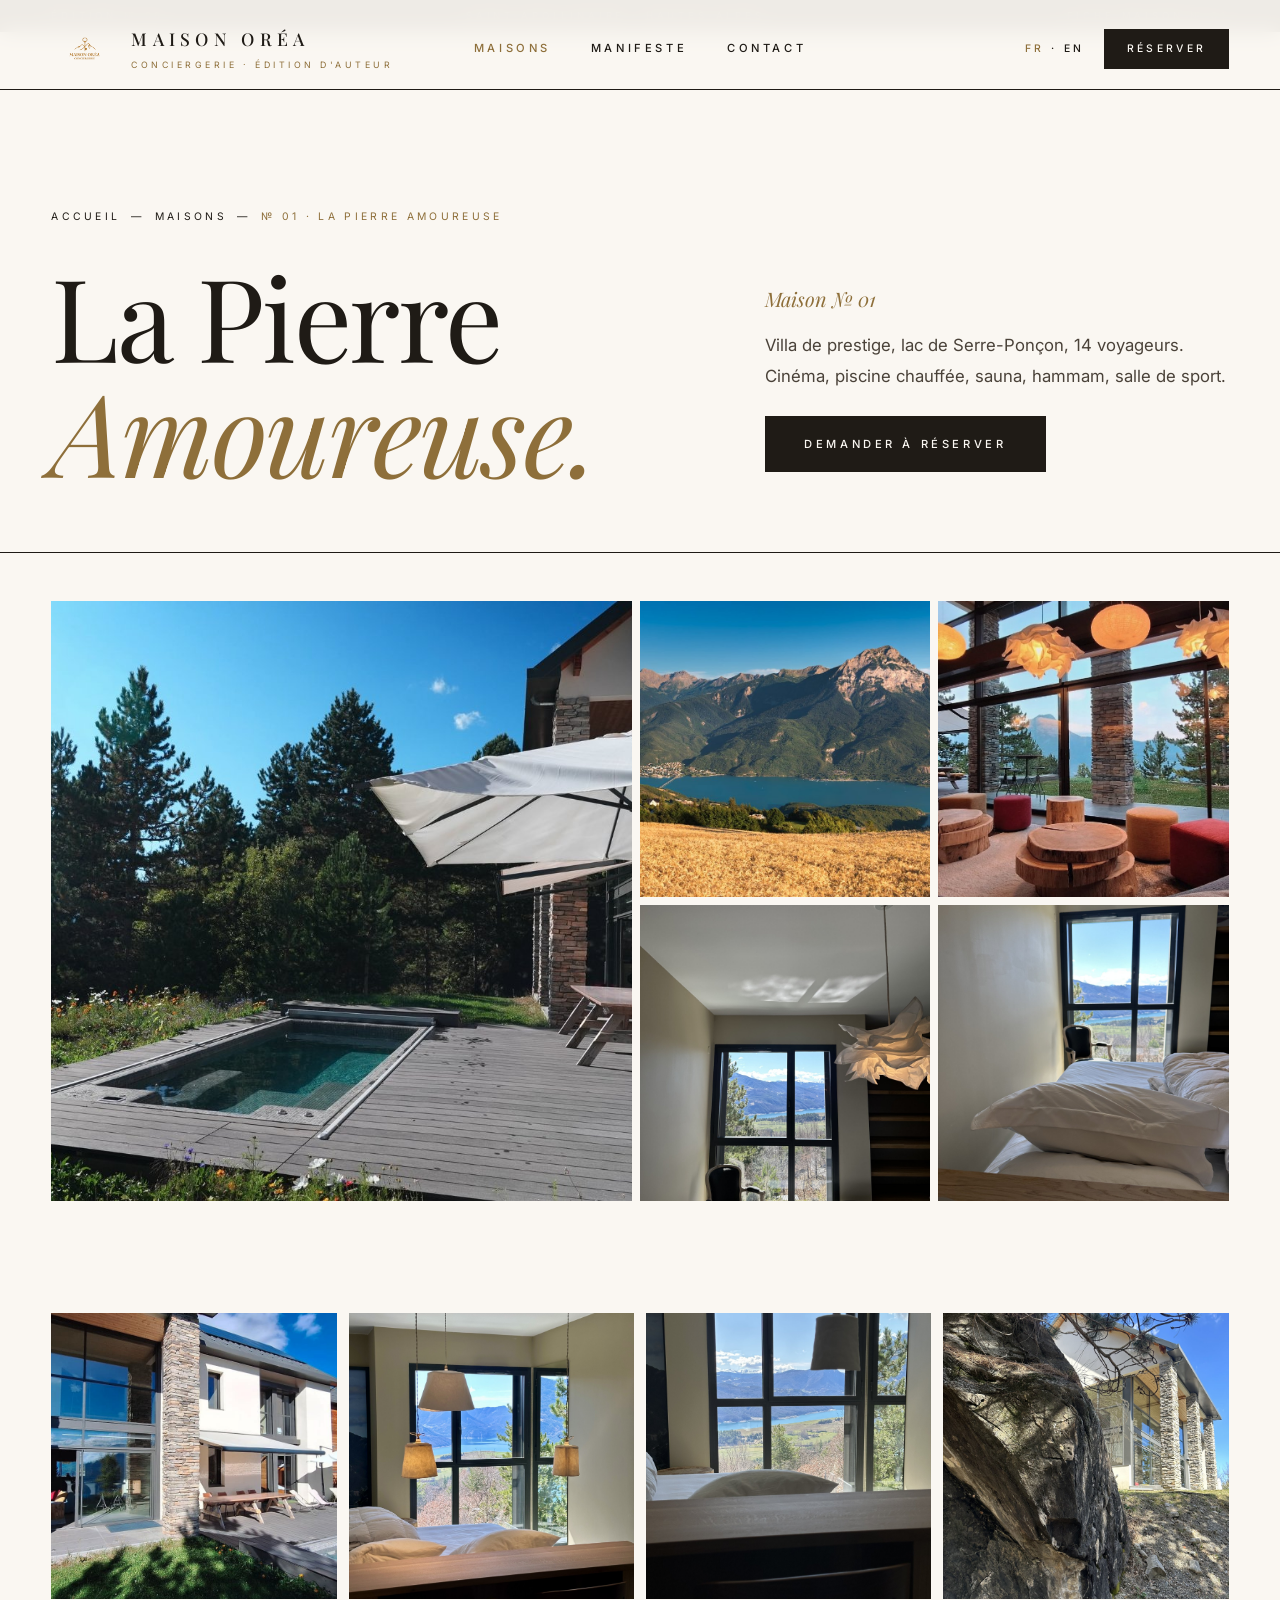
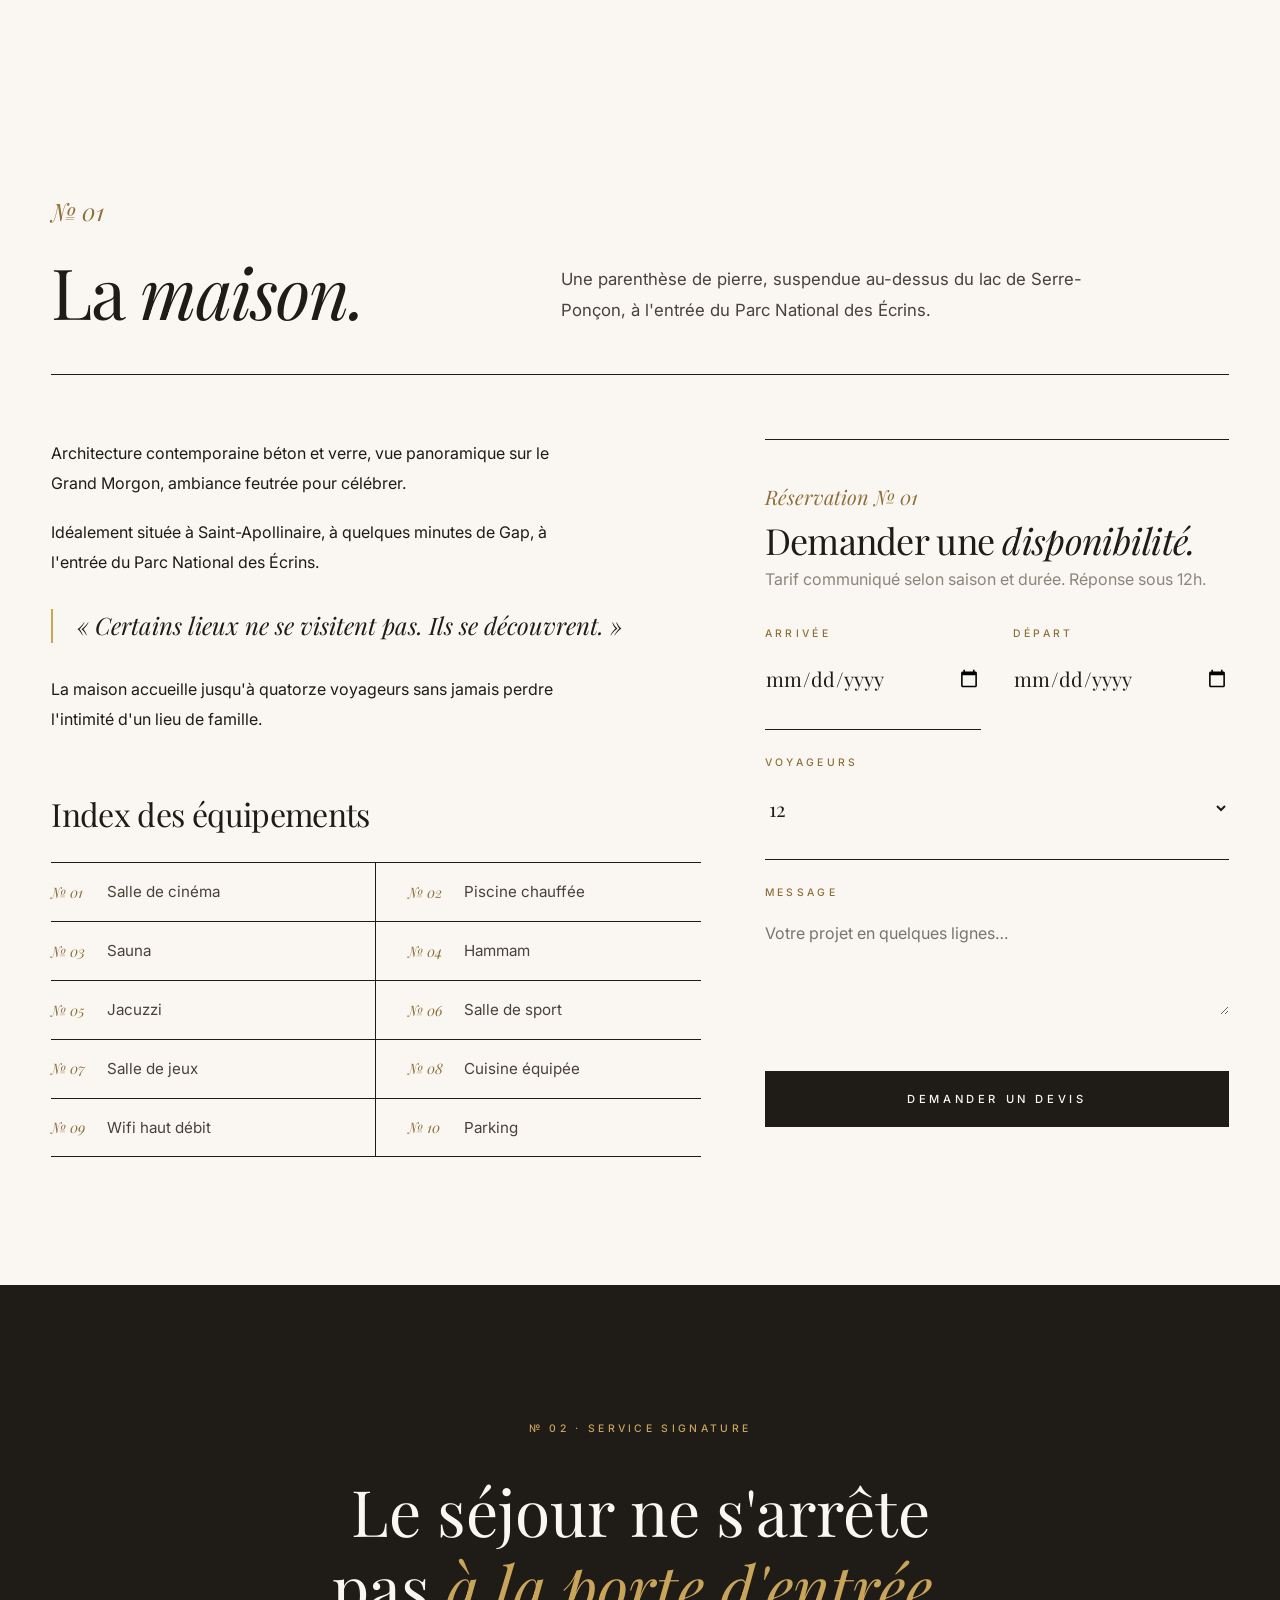
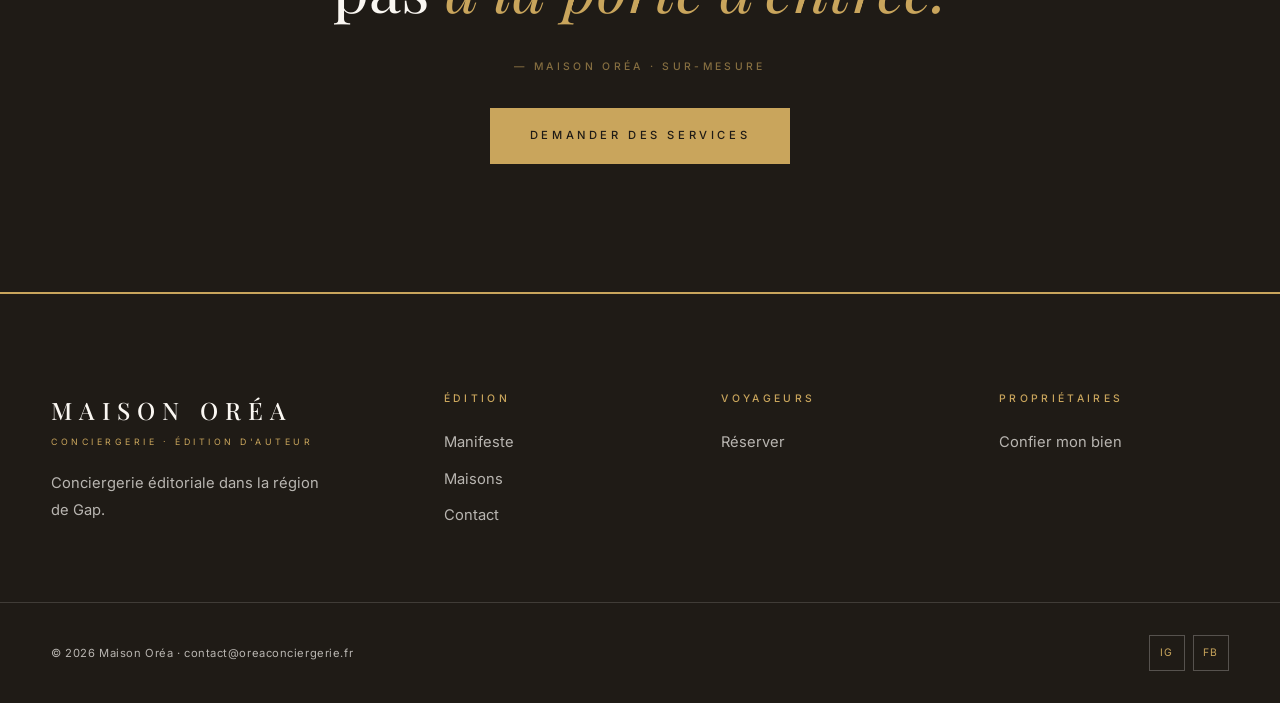
<file: logement-pierre-amoureuse.html>
<!DOCTYPE html>
<html lang="fr">
<head>
<meta charset="UTF-8">
<meta name="viewport" content="width=device-width, initial-scale=1.0">
<title>La Pierre Amoureuse — Maison Oréa</title>
<link rel="icon" type="image/png" href="assets/img/logo.png">
<link rel="preconnect" href="https://fonts.googleapis.com"><link rel="preconnect" href="https://fonts.gstatic.com" crossorigin>
<link href="https://fonts.googleapis.com/css2?family=Playfair+Display:ital,wght@0,300;0,400;0,500;0,600;1,400;1,500&family=Inter:wght@300;400;500;600&display=swap" rel="stylesheet">
<link rel="stylesheet" href="assets/css/style.css">
</head>
<body>

<div class="masthead-bandeau">
  <span>Édition <span class="or">№ 06</span></span>
  <span>Saint-Apollinaire · Hautes-Alpes</span>
  <span>Fiche maison <span class="or">№ 01</span></span>
</div>

<header class="site-header">
  <div class="nav-row">
    <a href="index.html" class="brand"><img src="assets/img/logo.png" alt="Maison Oréa"><span><span class="brand-name">MAISON ORÉA</span><span class="brand-tag">Conciergerie<span class="brand-tag-sub"> · Édition d'auteur</span></span></span></a>
    <nav class="main-nav"><a href="logements.html" class="active">Maisons</a><a href="a-propos.html">Manifeste</a><a href="contact.html">Contact</a></nav>
    <div class="header-actions"><span class="lang-toggle"><span class="active">FR</span> · EN</span><a href="contact.html" class="btn-header">Réserver</a><button class="menu-toggle"><span></span><span></span><span></span></button></div>
  </div>
</header>
<nav class="mobile-nav"><a href="index.html">Accueil</a><a href="logements.html">Maisons</a><a href="a-propos.html">Manifeste</a><a href="contact.html">Contact</a><a href="contact.html" class="mobile-cta">Nous contacter</a></nav>

<section class="page-hero">
  <div class="page-hero-grid">
    <div>
      <div class="breadcrumb"><a href="index.html">Accueil</a><span class="sep">—</span><a href="logements.html">Maisons</a><span class="sep">—</span><span>№ 01 · La Pierre Amoureuse</span></div>
      <h1>La Pierre<br><em>Amoureuse.</em></h1>
    </div>
    <div class="right">
      <span class="numero">Maison № 01</span>
      <p class="lead" style="margin-top: 0.85rem;">Villa de prestige, lac de Serre-Ponçon, 14 voyageurs. Cinéma, piscine chauffée, sauna, hammam, salle de sport.</p>
      <a href="contact.html" class="btn btn-primary" style="margin-top: 1.5rem;">Demander à réserver</a>
    </div>
  </div>
</section>

<section style="padding-block: 3rem;">
  <div class="container">
    <div class="lodge-gallery fade-up">
      <div><img src="assets/img/josiane-hero.jpg" alt="Vue principale" loading="lazy"></div>
      <div><img src="assets/img/josiane-1.jpg" alt="Salon" loading="lazy"></div>
      <div><img src="assets/img/josiane-2.jpg" alt="Détail" loading="lazy"></div>
      <div><img src="assets/img/josiane-5.jpg" alt="Espace" loading="lazy"></div>
      <div><img src="assets/img/josiane-6.jpg" alt="Suite" loading="lazy"></div>
    </div>
  </div>
</section>
<!-- EXTRA-GALLERY-INSERTED -->
<section style="padding-block: 0 4rem;">
  <div class="container">
    <div style="display: grid; grid-template-columns: repeat(4, 1fr); gap: 0.75rem;" class="fade-up">
      <img src="assets/img/josiane-3.jpg" alt="La Pierre Amoureuse — détail" loading="lazy" style="width: 100%; aspect-ratio: 1/1; object-fit: cover;">
      <img src="assets/img/josiane-4.jpg" alt="La Pierre Amoureuse — espace" loading="lazy" style="width: 100%; aspect-ratio: 1/1; object-fit: cover;">
      <img src="assets/img/josiane-7.jpg" alt="La Pierre Amoureuse — suite" loading="lazy" style="width: 100%; aspect-ratio: 1/1; object-fit: cover;">
      <img src="assets/img/josiane-8.jpg" alt="La Pierre Amoureuse — vue" loading="lazy" style="width: 100%; aspect-ratio: 1/1; object-fit: cover;">
    </div>
  </div>
</section>


<section class="editorial-section">
  <div class="container">
    <div class="section-head fade-up">
      <div class="left"><span class="num">№ 01</span><h2>La <em class="italic">maison.</em></h2></div>
      <p class="right">Une parenthèse de pierre, suspendue au-dessus du lac de Serre-Ponçon, à l'entrée du Parc National des Écrins.</p>
    </div>

    <div class="editorial-block col-7-5 fade-up">
      <div class="editorial-text">
        <p>Architecture contemporaine béton et verre, vue panoramique sur le Grand Morgon, ambiance feutrée pour célébrer.</p>
        <p>Idéalement située à Saint-Apollinaire, à quelques minutes de Gap, à l'entrée du Parc National des Écrins.</p>
        <p class="note">« Certains lieux ne se visitent pas. Ils se découvrent. »</p>
        <p>La maison accueille jusqu'à quatorze voyageurs sans jamais perdre l'intimité d'un lieu de famille.</p>

        <h3 style="margin-top: 4rem; margin-bottom: 2rem; font-size: 2rem;">Index des équipements</h3>
        <div class="amenity-grid">
          <div class="amenity"><span class="num">№ 01</span><span>Salle de cinéma</span></div>
          <div class="amenity"><span class="num">№ 02</span><span>Piscine chauffée</span></div>
          <div class="amenity"><span class="num">№ 03</span><span>Sauna</span></div>
          <div class="amenity"><span class="num">№ 04</span><span>Hammam</span></div>
          <div class="amenity"><span class="num">№ 05</span><span>Jacuzzi</span></div>
          <div class="amenity"><span class="num">№ 06</span><span>Salle de sport</span></div>
          <div class="amenity"><span class="num">№ 07</span><span>Salle de jeux</span></div>
          <div class="amenity"><span class="num">№ 08</span><span>Cuisine équipée</span></div>
          <div class="amenity"><span class="num">№ 09</span><span>Wifi haut débit</span></div>
          <div class="amenity"><span class="num">№ 10</span><span>Parking</span></div>
        </div>
      </div>

      <div style="position: sticky; top: 6rem;">
        <div class="form fade-up" style="border-top: 1px solid var(--charbon); padding-top: 2.5rem;">
          <span class="numero">Réservation № 01</span>
          <h3 style="margin-top: 0.5rem;">Demander une <em>disponibilité.</em></h3>
          <p class="muted" style="margin-bottom: 2rem;">Tarif communiqué selon saison et durée. Réponse sous 12h.</p>
          <div class="field-row">
            <div class="field"><label>Arrivée</label><input type="date"></div>
            <div class="field"><label>Départ</label><input type="date"></div>
          </div>
          <div class="field"><label>Voyageurs</label><select><option>2</option><option>4</option><option>8</option><option selected>12</option><option>14</option></select></div>
          <div class="field"><label>Message</label><textarea rows="4" placeholder="Votre projet en quelques lignes…"></textarea></div>
          <a href="contact.html" class="btn btn-primary" style="width: 100%; justify-content: center;">Demander un devis</a>
        </div>
      </div>
    </div>
  </div>
</section>

<section class="fullquote">
  <span class="label-cap">№ 02 · Service signature</span>
  <p class="fullquote-text">Le séjour ne s'arrête pas <em>à la porte d'entrée.</em></p>
  <p class="label-cap" style="opacity: 0.6;">— Maison Oréa · Sur-mesure</p>
  <div style="margin-top: 2rem;"><a href="contact.html" class="btn btn-or">Demander des services</a></div>
</section>

<footer class="site-footer">
  <div class="footer-grid">
    <div class="footer-brand"><span class="brand-name">MAISON ORÉA</span><span class="brand-tag">Conciergerie<span class="brand-tag-sub"> · Édition d'auteur</span></span><p>Conciergerie éditoriale dans la région de Gap.</p></div>
    <div class="footer-col"><h5>Édition</h5><ul><li><a href="a-propos.html">Manifeste</a></li><li><a href="logements.html">Maisons</a></li><li><a href="contact.html">Contact</a></li></ul></div>
    <div class="footer-col"><h5>Voyageurs</h5><ul><li><a href="logements.html">Réserver</a></li></ul></div>
    <div class="footer-col"><h5>Propriétaires</h5><ul><li><a href="contact.html">Confier mon bien</a></li></ul></div>
  </div>
  <div class="footer-bottom"><div>© 2026 Maison Oréa · contact@oreaconciergerie.fr</div><div class="social"><a href="#">IG</a><a href="#">FB</a></div></div>
</footer>
<script src="assets/js/app.js"></script>
</body>
</html>
</file>
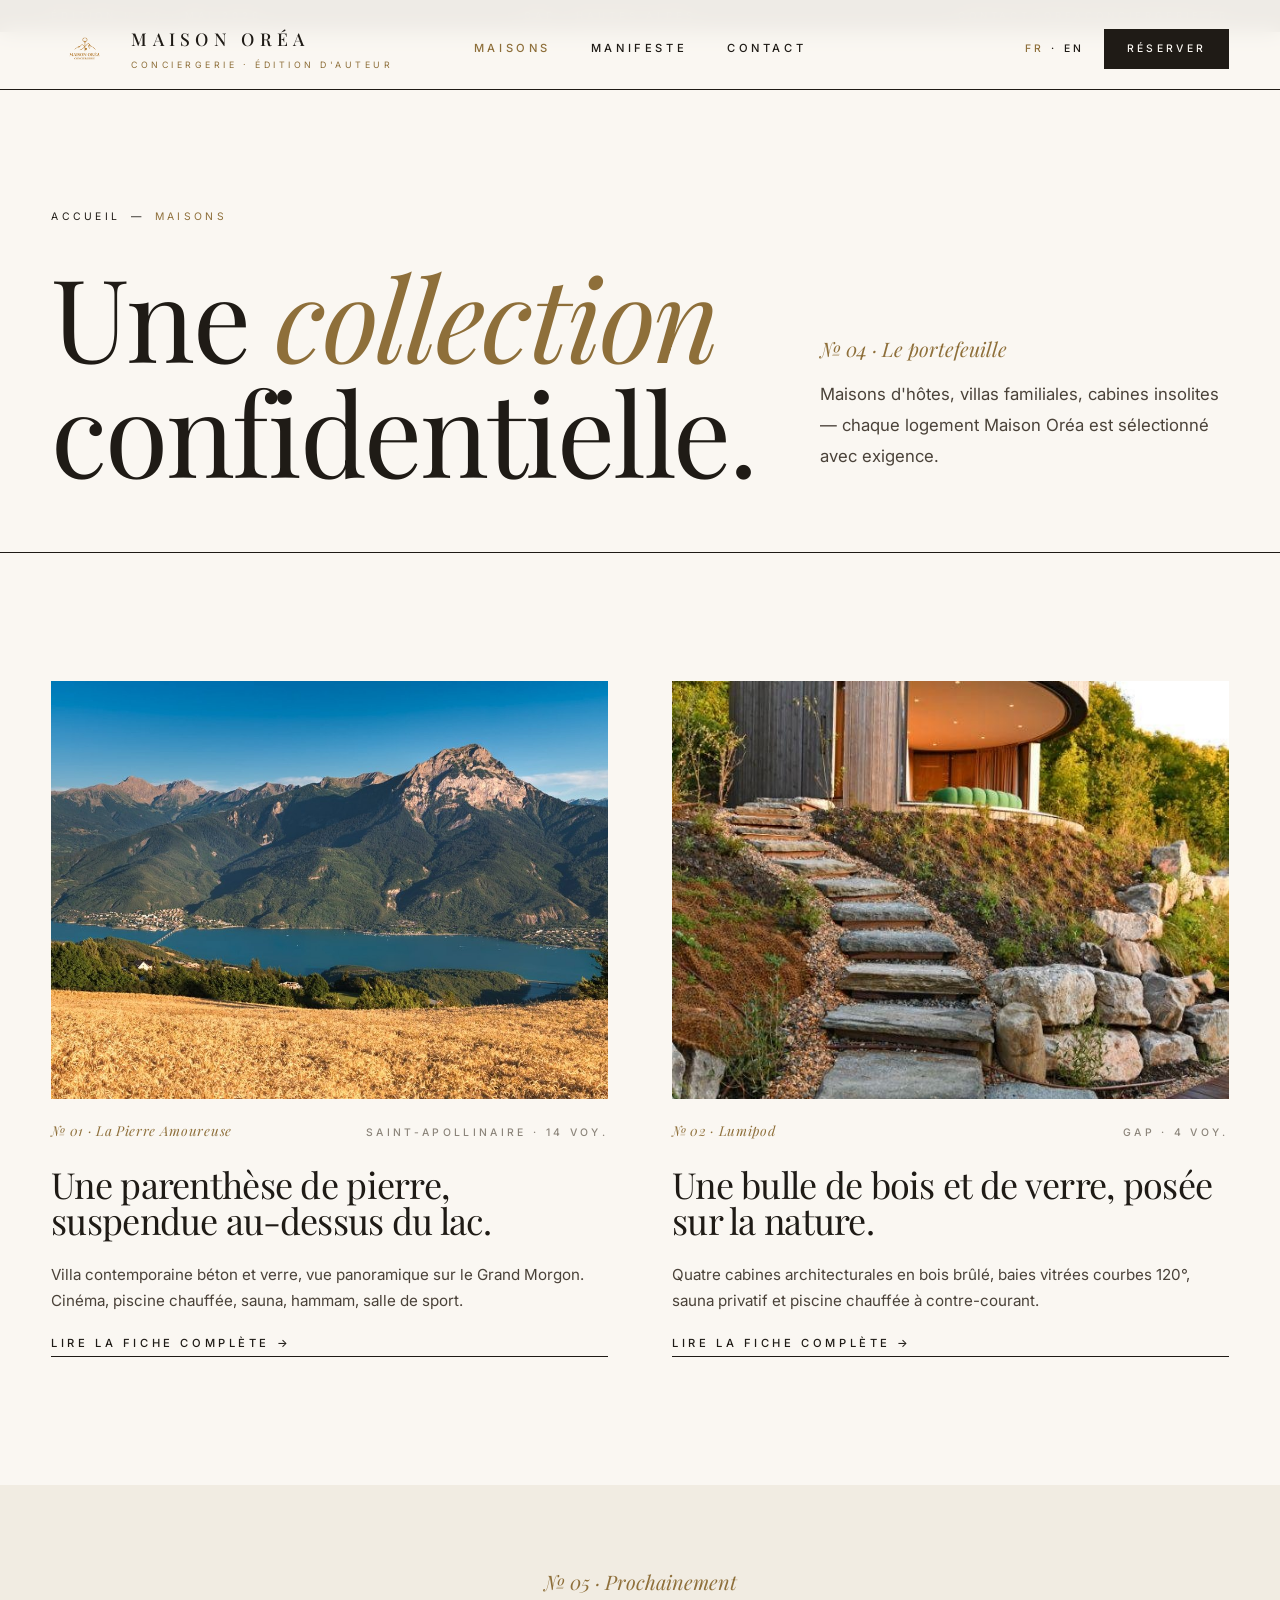
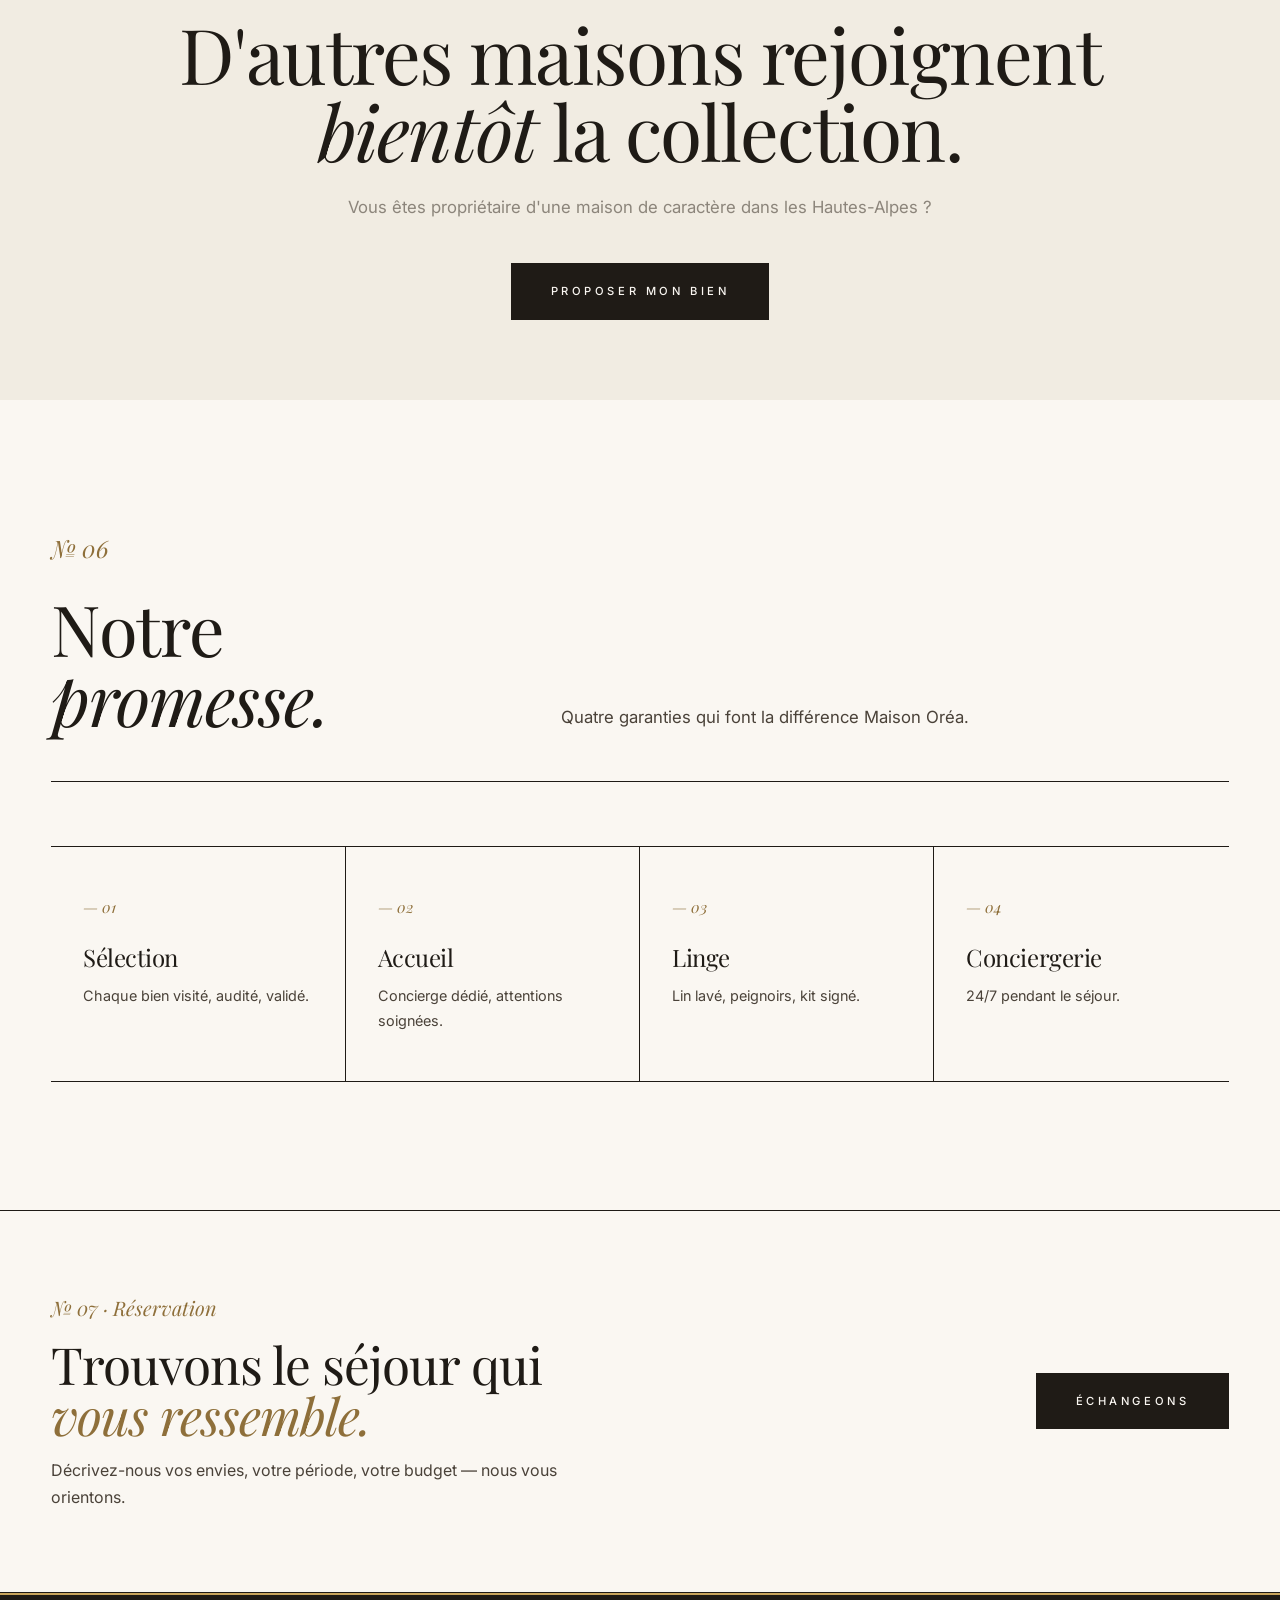
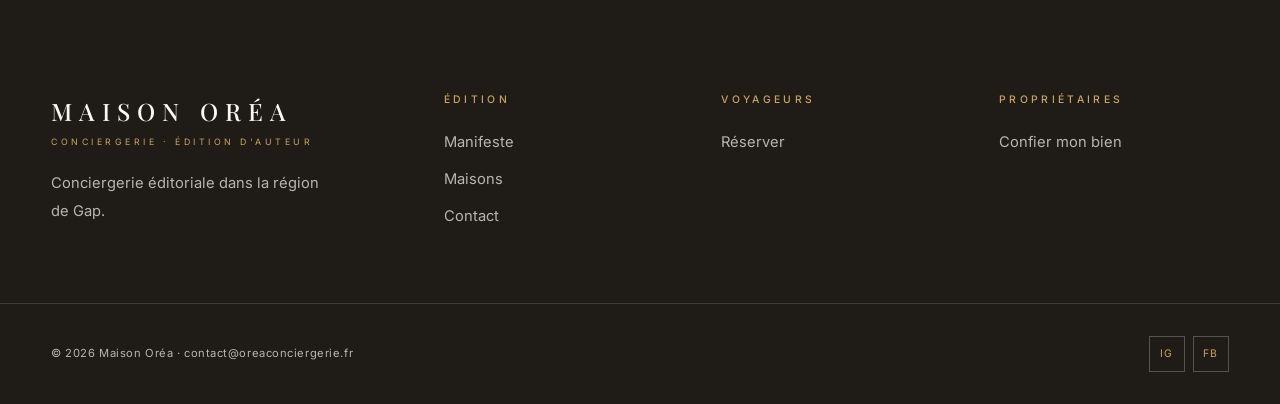
<file: logements.html>
<!DOCTYPE html>
<html lang="fr">
<head>
<meta charset="UTF-8">
<meta name="viewport" content="width=device-width, initial-scale=1.0">
<title>Maisons — Maison Oréa</title>
<link rel="icon" type="image/png" href="assets/img/logo.png">
<link rel="preconnect" href="https://fonts.googleapis.com"><link rel="preconnect" href="https://fonts.gstatic.com" crossorigin>
<link href="https://fonts.googleapis.com/css2?family=Playfair+Display:ital,wght@0,300;0,400;0,500;0,600;1,400;1,500&family=Inter:wght@300;400;500;600&display=swap" rel="stylesheet">
<link rel="stylesheet" href="assets/css/style.css">
</head>
<body>

<div class="masthead-bandeau">
  <span>Édition <span class="or">№ 06</span> · Mai 2026</span>
  <span>Gap · Hautes-Alpes</span>
  <span>contact<span class="or">@</span>oreaconciergerie.fr</span>
</div>

<header class="site-header">
  <div class="nav-row">
    <a href="index.html" class="brand"><img src="assets/img/logo.png" alt="Maison Oréa"><span><span class="brand-name">MAISON ORÉA</span><span class="brand-tag">Conciergerie<span class="brand-tag-sub"> · Édition d'auteur</span></span></span></a>
    <nav class="main-nav"><a href="logements.html" class="active">Maisons</a><a href="a-propos.html">Manifeste</a><a href="contact.html">Contact</a></nav>
    <div class="header-actions"><span class="lang-toggle"><span class="active">FR</span> · EN</span><a href="contact.html" class="btn-header">Réserver</a><button class="menu-toggle"><span></span><span></span><span></span></button></div>
  </div>
</header>
<nav class="mobile-nav"><a href="index.html">Accueil</a><a href="logements.html">Maisons</a><a href="a-propos.html">Manifeste</a><a href="contact.html">Contact</a><a href="contact.html" class="mobile-cta">Nous contacter</a></nav>

<section class="page-hero">
  <div class="page-hero-grid">
    <div>
      <div class="breadcrumb"><a href="index.html">Accueil</a><span class="sep">—</span><span>Maisons</span></div>
      <h1>Une <em class="italic">collection</em><br>confidentielle.</h1>
    </div>
    <div class="right">
      <span class="numero">№ 04 · Le portefeuille</span>
      <p class="lead" style="margin-top: 0.85rem;">Maisons d'hôtes, villas familiales, cabines insolites — chaque logement Maison Oréa est sélectionné avec exigence.</p>
    </div>
  </div>
</section>

<section class="editorial-section">
  <div class="container">
    <div class="lodge-edit fade-up">
      <article class="lodge-edit-card wide">
        <div class="img-wrap"><img src="assets/img/josiane-1.jpg" alt="La Pierre Amoureuse" loading="lazy"></div>
        <div class="meta-line">
          <span class="num">№ 01 · La Pierre Amoureuse</span>
          <span class="label-cap">Saint-Apollinaire · 14 voy.</span>
        </div>
        <h3>Une parenthèse de pierre, suspendue au-dessus du lac.</h3>
        <p class="desc">Villa contemporaine béton et verre, vue panoramique sur le Grand Morgon. Cinéma, piscine chauffée, sauna, hammam, salle de sport.</p>
        <a href="logement-pierre-amoureuse.html" class="link-arrow">Lire la fiche complète →</a>
      </article>
      <article class="lodge-edit-card wide">
        <div class="img-wrap"><img src="assets/img/michel-1.jpg" alt="Lumipod" loading="lazy"></div>
        <div class="meta-line">
          <span class="num">№ 02 · Lumipod</span>
          <span class="label-cap">Gap · 4 voy.</span>
        </div>
        <h3>Une bulle de bois et de verre, posée sur la nature.</h3>
        <p class="desc">Quatre cabines architecturales en bois brûlé, baies vitrées courbes 120°, sauna privatif et piscine chauffée à contre-courant.</p>
        <a href="logement-pierre-amoureuse.html" class="link-arrow">Lire la fiche complète →</a>
      </article>
    </div>
  </div>
</section>

<section style="background: var(--creme); padding-block: 5rem;">
  <div class="container" style="text-align: center;">
    <span class="numero">№ 05 · Prochainement</span>
    <h2 style="margin-top: 1rem; max-width: 22ch; margin-inline: auto;">D'autres maisons rejoignent <em>bientôt</em> la collection.</h2>
    <p class="lead muted" style="max-width: 56ch; margin: 1.5rem auto 2.5rem;">Vous êtes propriétaire d'une maison de caractère dans les Hautes-Alpes ?</p>
    <a href="contact.html" class="btn btn-primary">Proposer mon bien</a>
  </div>
</section>

<!-- 4 cols engagements -->
<section class="editorial-section">
  <div class="container">
    <div class="section-head fade-up">
      <div class="left"><span class="num">№ 06</span><h2>Notre <em class="italic">promesse.</em></h2></div>
      <p class="right">Quatre garanties qui font la différence Maison Oréa.</p>
    </div>
    <div class="fourcols fade-up">
      <div class="fourcols-item"><span class="num">— 01</span><h4>Sélection</h4><p>Chaque bien visité, audité, validé.</p></div>
      <div class="fourcols-item"><span class="num">— 02</span><h4>Accueil</h4><p>Concierge dédié, attentions soignées.</p></div>
      <div class="fourcols-item"><span class="num">— 03</span><h4>Linge</h4><p>Lin lavé, peignoirs, kit signé.</p></div>
      <div class="fourcols-item"><span class="num">— 04</span><h4>Conciergerie</h4><p>24/7 pendant le séjour.</p></div>
    </div>
  </div>
</section>

<section class="cta-band">
  <div class="cta-band-grid">
    <div><span class="numero">№ 07 · Réservation</span><h2 style="margin-top: 0.85rem;">Trouvons le séjour qui <em>vous ressemble.</em></h2><p>Décrivez-nous vos envies, votre période, votre budget — nous vous orientons.</p></div>
    <div class="actions"><a href="contact.html" class="btn btn-primary">Échangeons</a></div>
  </div>
</section>

<footer class="site-footer">
  <div class="footer-grid">
    <div class="footer-brand"><span class="brand-name">MAISON ORÉA</span><span class="brand-tag">Conciergerie<span class="brand-tag-sub"> · Édition d'auteur</span></span><p>Conciergerie éditoriale dans la région de Gap.</p></div>
    <div class="footer-col"><h5>Édition</h5><ul><li><a href="a-propos.html">Manifeste</a></li><li><a href="logements.html">Maisons</a></li><li><a href="contact.html">Contact</a></li></ul></div>
    <div class="footer-col"><h5>Voyageurs</h5><ul><li><a href="logements.html">Réserver</a></li></ul></div>
    <div class="footer-col"><h5>Propriétaires</h5><ul><li><a href="contact.html">Confier mon bien</a></li></ul></div>
  </div>
  <div class="footer-bottom"><div>© 2026 Maison Oréa · contact@oreaconciergerie.fr</div><div class="social"><a href="#">IG</a><a href="#">FB</a></div></div>
</footer>
<script src="assets/js/app.js"></script>
</body>
</html>
</file>
<file: assets/css/style.css>
/* =====================================================
   MAISON ORÉA — VARIANTE 03 · ÉDITORIAL SIGNATURE
   Esprit : magazine de couture, archive éditoriale, signature
   contemporaine. Sobre, mémorable, asymétrique.
   ===================================================== */

:root {
  --charbon: #1F1B16;
  --noir: #0E0D0A;
  --ivoire: #FAF7F2;
  --creme: #F1ECE2;
  --or-pale: #C9A55C;
  --or-fonce: #8E6F3A;
  --argile: #4A4239;
  --pierre: #8C857B;
  --filet: #1F1B16;

  --serif: 'Playfair Display', 'GT Sectra', 'Cormorant Garamond', Georgia, serif;
  --sans: 'Inter', -apple-system, BlinkMacSystemFont, sans-serif;
  --gutter: clamp(1.5rem, 4vw, 4rem);
  --ease: cubic-bezier(0.22, 1, 0.36, 1);
}

*,*::before,*::after { box-sizing: border-box; margin: 0; padding: 0; }
html { scroll-behavior: smooth; }
body {
  font-family: var(--sans); font-size: 16px; line-height: 1.7;
  color: var(--charbon); background: var(--ivoire);
  -webkit-font-smoothing: antialiased;
  overflow-x: hidden;
}
img { max-width: 100%; display: block; }
a { color: inherit; text-decoration: none; transition: opacity 0.3s var(--ease); }
button { font: inherit; cursor: pointer; border: 0; background: none; }

h1,h2,h3,h4 { font-family: var(--serif); font-weight: 400; color: var(--charbon); line-height: 1; letter-spacing: -0.02em; }
h1 { font-size: clamp(3.5rem, 12vw, 12rem); font-weight: 300; }
h2 { font-size: clamp(2.5rem, 6vw, 5rem); font-weight: 400; }
h3 { font-size: clamp(1.5rem, 3vw, 2.5rem); }
h4 { font-size: 1.25rem; font-weight: 500; }

em, .italic { font-style: italic; }

.eyebrow {
  font-family: var(--sans); font-size: 0.7rem; font-weight: 500;
  letter-spacing: 0.4em; text-transform: uppercase; color: var(--charbon);
  display: inline-block;
}
.eyebrow.gold { color: var(--or-fonce); }
.eyebrow.light { color: var(--or-pale); }

.lead { font-size: 1.05rem; line-height: 1.85; color: var(--argile); }
.muted { color: var(--pierre); }
.numero {
  font-family: var(--serif); font-style: italic; font-weight: 400;
  font-size: 1.25rem; color: var(--or-fonce);
}
.label-cap {
  font-family: var(--sans); font-size: 0.65rem; font-weight: 500;
  letter-spacing: 0.32em; text-transform: uppercase; color: var(--pierre);
}

.container { max-width: 1400px; margin: 0 auto; padding-inline: var(--gutter); }
.container-narrow { max-width: 880px; margin: 0 auto; padding-inline: var(--gutter); }
.container-wide { max-width: 1600px; margin: 0 auto; padding-inline: var(--gutter); }
section { padding-block: clamp(4rem, 8vw, 8rem); position: relative; }

/* Filets éditoriaux */
.filet { display: block; height: 1px; background: var(--charbon); width: 100%; }
.filet-or { background: var(--or-pale); }
.filet-thick { height: 2px; }
.filet-short { width: 40px; }

/* ---------- Buttons ---------- */
.btn {
  display: inline-flex; align-items: center; gap: 0.85rem;
  padding: 1.1rem 2.4rem;
  font-size: 0.7rem; font-weight: 500; letter-spacing: 0.32em; text-transform: uppercase;
  border: 1px solid transparent; transition: all 0.4s var(--ease);
}
.btn-primary { background: var(--charbon); color: var(--ivoire); }
.btn-primary:hover { background: var(--noir); }
.btn-ghost { background: transparent; color: var(--charbon); border-color: var(--charbon); }
.btn-ghost:hover { background: var(--charbon); color: var(--ivoire); }
.btn-ghost.light { color: var(--ivoire); border-color: rgba(250,247,242,0.4); }
.btn-ghost.light:hover { background: var(--ivoire); color: var(--charbon); }
.btn-or { background: var(--or-pale); color: var(--charbon); }
.btn-or:hover { background: var(--or-fonce); color: var(--ivoire); }

.link-arrow {
  display: inline-flex; align-items: center; gap: 0.7rem;
  font-size: 0.7rem; font-weight: 500; letter-spacing: 0.32em; text-transform: uppercase;
  color: var(--charbon); padding-bottom: 4px; position: relative;
}
.link-arrow::after { content: ''; position: absolute; left: 0; right: 0; bottom: 0; height: 1px; background: currentColor; transform: scaleX(1); transform-origin: left; transition: transform 0.4s var(--ease); }
.link-arrow:hover::after { transform: scaleX(0.4); transform-origin: left; }
.link-arrow.gold { color: var(--or-fonce); }

/* ---------- Header / Masthead ---------- */
.site-header {
  position: fixed; inset: 0 0 auto 0; z-index: 100;
  padding: 1.5rem var(--gutter) 1rem;
  background: rgba(250,247,242,0.95); backdrop-filter: blur(10px);
  border-bottom: 1px solid var(--charbon); transition: padding 0.4s var(--ease);
}
.site-header.scrolled { padding: 0.85rem var(--gutter); }
.nav-row { max-width: 1600px; margin: 0 auto; display: grid; grid-template-columns: 1fr auto 1fr; align-items: center; gap: 1.5rem; }
.brand { display: inline-flex; align-items: center; gap: 0.85rem; }
.brand img { height: 38px; }
.brand-name { font-family: var(--serif); font-weight: 500; font-size: 1.1rem; letter-spacing: 0.3em; color: var(--charbon); }
.brand-tag { font-size: 0.55rem; letter-spacing: 0.4em; text-transform: uppercase; color: var(--or-fonce); display: block; margin-top: 4px; }

.main-nav { display: flex; gap: 2.5rem; justify-content: center; }
.main-nav a { font-size: 0.7rem; font-weight: 500; letter-spacing: 0.32em; text-transform: uppercase; color: var(--charbon); position: relative; padding-block: 4px; }
.main-nav a:hover, .main-nav a.active { color: var(--or-fonce); }

.header-actions { display: flex; align-items: center; gap: 1.25rem; justify-content: flex-end; }
.lang-toggle { font-size: 0.65rem; letter-spacing: 0.32em; text-transform: uppercase; color: var(--charbon); font-weight: 500; }
.lang-toggle .active { color: var(--or-fonce); }

.btn-header {
  padding: 0.7rem 1.4rem; font-size: 0.65rem; font-weight: 500; letter-spacing: 0.32em; text-transform: uppercase;
  background: var(--charbon); color: var(--ivoire); transition: all 0.3s var(--ease);
}
.btn-header:hover { background: var(--or-fonce); }

.menu-toggle { display: none; flex-direction: column; gap: 5px; padding: 8px; }
.menu-toggle span { display: block; width: 22px; height: 1px; background: var(--charbon); transition: all 0.3s var(--ease); }
.menu-toggle.open span:nth-child(1) { transform: translateY(6px) rotate(45deg); }
.menu-toggle.open span:nth-child(2) { opacity: 0; }
.menu-toggle.open span:nth-child(3) { transform: translateY(-6px) rotate(-45deg); }
@media (max-width: 1024px) { .main-nav, .lang-toggle, .btn-header { display: none; } .nav-row { grid-template-columns: auto 1fr; } .header-actions { justify-content: flex-end; } .menu-toggle { display: inline-flex; } }

.mobile-nav { position: fixed; inset: 0; background: var(--charbon); z-index: 99; transform: translateY(-100%); transition: transform 0.6s var(--ease); display: flex; flex-direction: column; padding: 110px var(--gutter); gap: 0.75rem; }
.mobile-nav.open { transform: translateY(0); }
.mobile-nav a { font-family: var(--serif); font-size: 2.5rem; color: var(--ivoire); font-weight: 300; padding-block: 0.85rem; border-bottom: 1px solid rgba(250,247,242,0.15); }
.mobile-nav .mobile-cta { background: var(--or-pale); padding: 1rem 1.5rem; text-align: center; font-family: var(--sans); font-size: 0.7rem; letter-spacing: 0.32em; text-transform: uppercase; border: 0; margin-top: 1rem; color: var(--charbon); }

/* Bandeau "Édition" */
.masthead-bandeau {
  display: flex; justify-content: space-between; align-items: center;
  padding: 0.5rem var(--gutter);
  background: var(--charbon); color: var(--ivoire);
  font-size: 0.6rem; letter-spacing: 0.4em; text-transform: uppercase;
}
.masthead-bandeau .or { color: var(--or-pale); }

/* ---------- HERO ÉDITORIAL ---------- */
.hero {
  padding: 12rem var(--gutter) 6rem;
  position: relative;
}
.hero-grid {
  max-width: 1400px; margin: 0 auto;
  display: grid; grid-template-columns: 7fr 5fr; gap: 4rem;
  align-items: end;
}
.hero-left { position: relative; }
.hero-side {
  position: absolute; top: -3rem; left: -1rem;
  font-family: var(--sans); font-size: 0.6rem; letter-spacing: 0.4em; text-transform: uppercase;
  color: var(--or-fonce); writing-mode: vertical-rl; transform: rotate(180deg);
}
.hero-edition {
  font-family: var(--sans); font-size: 0.65rem; letter-spacing: 0.4em; text-transform: uppercase;
  color: var(--or-fonce); margin-bottom: 2rem;
  display: flex; align-items: center; gap: 1rem;
}
.hero-edition::before { content: ''; display: inline-block; width: 30px; height: 1px; background: var(--or-fonce); }
.hero-title { font-size: clamp(3rem, 12vw, 11rem); line-height: 0.92; letter-spacing: -0.04em; margin-bottom: 0; }
.hero-title em { color: var(--or-fonce); font-style: italic; }
.hero-title .smaller { font-size: 0.6em; }
.hero-meta {
  display: grid; grid-template-columns: 1fr 1fr; gap: 1rem;
  margin-top: 2.5rem; padding-top: 1.5rem; border-top: 1px solid var(--charbon);
}
.hero-meta div { font-size: 0.7rem; letter-spacing: 0.32em; text-transform: uppercase; color: var(--charbon); }
.hero-meta strong { display: block; font-family: var(--serif); font-style: italic; font-weight: 400; font-size: 1.2rem; letter-spacing: 0; text-transform: none; color: var(--charbon); margin-top: 4px; }

.hero-right { display: flex; flex-direction: column; gap: 1.5rem; }
.hero-image {
  aspect-ratio: 3/4; overflow: hidden; position: relative;
}
.hero-image img { width: 100%; height: 100%; object-fit: cover; }
.hero-caption {
  font-family: var(--serif); font-style: italic; font-size: 1rem; color: var(--charbon);
  display: flex; gap: 1rem; align-items: baseline;
}
.hero-caption .num { color: var(--or-fonce); font-weight: 500; font-size: 0.85rem; min-width: 30px; }
.hero-actions { display: flex; gap: 1rem; flex-wrap: wrap; margin-top: 1rem; }

@media (max-width: 1024px) {
  .hero-grid { grid-template-columns: 1fr; gap: 3rem; }
  .hero-side { display: none; }
  .hero { padding-top: 9rem; }
}

/* ---------- Section "Éditorial" ---------- */
.editorial-section { padding-block: clamp(5rem, 10vw, 9rem); }
.section-head {
  display: grid; grid-template-columns: 1fr 1.5fr; gap: 4rem; align-items: end;
  padding-bottom: 3rem; margin-bottom: 4rem;
  border-bottom: 1px solid var(--charbon);
}
.section-head .left .num { color: var(--or-fonce); font-family: var(--serif); font-style: italic; font-size: 1.5rem; margin-bottom: 1.5rem; display: block; }
.section-head .left h2 { font-size: clamp(2.5rem, 5.5vw, 4.5rem); }
.section-head .right { font-size: 1.05rem; line-height: 1.85; color: var(--argile); max-width: 50ch; }
@media (max-width: 1024px) { .section-head { grid-template-columns: 1fr; gap: 2rem; } }

/* Éditorial blocks asymétriques */
.editorial-block { display: grid; gap: 4rem; align-items: start; }
.editorial-block.col-7-5 { grid-template-columns: 7fr 5fr; }
.editorial-block.col-5-7 { grid-template-columns: 5fr 7fr; }
.editorial-text h2 { margin-bottom: 1.5rem; }
.editorial-text p { margin-bottom: 1.25rem; line-height: 1.85; max-width: 52ch; }
.editorial-text .note {
  font-family: var(--serif); font-style: italic; font-size: 1.5rem; line-height: 1.4; color: var(--charbon);
  margin: 2rem 0; padding-left: 1.5rem; border-left: 2px solid var(--or-pale);
}
.editorial-image { aspect-ratio: 4/5; overflow: hidden; }
.editorial-image img { width: 100%; height: 100%; object-fit: cover; }
.editorial-image.tall { aspect-ratio: 3/4.5; }
.editorial-credit { font-size: 0.7rem; letter-spacing: 0.32em; text-transform: uppercase; color: var(--pierre); margin-top: 0.85rem; display: flex; gap: 1rem; }
.editorial-credit .or { color: var(--or-fonce); }
@media (max-width: 1024px) { .editorial-block.col-7-5, .editorial-block.col-5-7 { grid-template-columns: 1fr; } }

/* ---------- Indexes & filets ---------- */
.index-line {
  display: grid; grid-template-columns: 60px 1fr auto; gap: 2rem; align-items: center;
  padding: 1.5rem 0; border-bottom: 1px solid var(--charbon);
  transition: padding 0.3s var(--ease);
}
.index-line:hover { padding-inline: 0.5rem; }
.index-line .num { font-family: var(--serif); font-style: italic; font-size: 1.5rem; color: var(--or-fonce); }
.index-line .title { font-family: var(--serif); font-size: 2rem; line-height: 1.1; }
.index-line .meta { font-size: 0.7rem; letter-spacing: 0.32em; text-transform: uppercase; color: var(--pierre); }
.index-line .arrow { font-size: 0.85rem; color: var(--charbon); }

/* ---------- Logements éditoriaux ---------- */
.lodge-edit { display: grid; grid-template-columns: 1fr 1fr; gap: 4rem; align-items: start; }
.lodge-edit-card {
  display: flex; flex-direction: column; gap: 1.25rem;
}
.lodge-edit-card .img-wrap { aspect-ratio: 4/5; overflow: hidden; }
.lodge-edit-card.wide .img-wrap { aspect-ratio: 16/12; }
.lodge-edit-card img { width: 100%; height: 100%; object-fit: cover; transition: transform 1s var(--ease); }
.lodge-edit-card:hover img { transform: scale(1.02); }
.lodge-edit-card .meta-line { display: flex; justify-content: space-between; align-items: baseline; gap: 1rem; }
.lodge-edit-card .meta-line .num { font-family: var(--serif); font-style: italic; color: var(--or-fonce); font-size: 0.85rem; letter-spacing: 0.05em; }
.lodge-edit-card .label-cap { color: var(--pierre); }
.lodge-edit-card h3 { font-size: 2.25rem; margin-block: 0.25rem; }
.lodge-edit-card .desc { font-size: 0.95rem; color: var(--argile); }

/* ---------- Quote pleine page ---------- */
.fullquote {
  background: var(--charbon); color: var(--ivoire);
  padding: 8rem var(--gutter); text-align: center;
}
.fullquote .label-cap { color: var(--or-pale); }
.fullquote-text {
  font-family: var(--serif); font-size: clamp(2rem, 5vw, 4rem); font-weight: 300;
  line-height: 1.2; max-width: 18ch; margin: 2rem auto;
}
.fullquote-text em { color: var(--or-pale); font-style: italic; }
.fullquote-text::before, .fullquote-text::after {
  font-family: var(--serif); color: var(--or-pale);
}

/* ---------- Index 4 colonnes ---------- */
.fourcols {
  display: grid; grid-template-columns: repeat(4, 1fr); gap: 0;
  border-top: 1px solid var(--charbon); border-bottom: 1px solid var(--charbon);
}
.fourcols-item {
  padding: 3rem 2rem; border-right: 1px solid var(--charbon);
}
.fourcols-item:last-child { border-right: 0; }
.fourcols-item .num { font-family: var(--serif); font-style: italic; font-size: 0.95rem; color: var(--or-fonce); margin-bottom: 1.5rem; display: block; }
.fourcols-item h4 { font-family: var(--serif); font-size: 1.5rem; font-weight: 400; margin-bottom: 0.85rem; }
.fourcols-item p { font-size: 0.9rem; color: var(--argile); line-height: 1.75; }
@media (max-width: 1024px) { .fourcols { grid-template-columns: 1fr 1fr; } .fourcols-item:nth-child(2n) { border-right: 0; } .fourcols-item { border-bottom: 1px solid var(--charbon); } .fourcols-item:nth-last-child(-n+2) { border-bottom: 0; } }
@media (max-width: 600px) { .fourcols { grid-template-columns: 1fr; } .fourcols-item { border-right: 0; border-bottom: 1px solid var(--charbon); } }

/* ---------- CTA editorial band ---------- */
.cta-band {
  background: var(--ivoire); border-block: 1px solid var(--charbon);
  padding: 5rem var(--gutter);
}
.cta-band-grid { max-width: 1400px; margin: 0 auto; display: grid; grid-template-columns: 1.5fr 1fr; gap: 3rem; align-items: center; }
.cta-band h2 { font-size: clamp(2rem, 4vw, 3.5rem); max-width: 18ch; }
.cta-band h2 em { color: var(--or-fonce); }
.cta-band p { color: var(--argile); margin-top: 1rem; max-width: 56ch; }
.cta-band .actions { display: flex; gap: 1rem; flex-wrap: wrap; justify-content: flex-end; }
@media (max-width: 768px) { .cta-band-grid { grid-template-columns: 1fr; } .cta-band .actions { justify-content: flex-start; } }

/* ---------- Footer ---------- */
.site-footer { background: var(--charbon); color: rgba(250,247,242,0.7); padding: 6rem 0 2rem; border-top: 2px solid var(--or-pale); }
.footer-grid { display: grid; grid-template-columns: 1.5fr 1fr 1fr 1fr; gap: 3rem; margin-bottom: 4rem; padding-inline: var(--gutter); }
.footer-brand .brand-name { color: var(--ivoire); font-size: 1.5rem; }
.footer-brand .brand-tag { color: var(--or-pale); }
.footer-brand p { margin-top: 1.25rem; font-size: 0.92rem; max-width: 30ch; line-height: 1.85; }
.footer-col h5 { font-size: 0.65rem; letter-spacing: 0.32em; text-transform: uppercase; color: var(--or-pale); margin-bottom: 1.25rem; font-weight: 500; }
.footer-col ul { list-style: none; }
.footer-col ul li { margin-bottom: 0.6rem; }
.footer-col ul a { font-size: 0.92rem; }
.footer-col ul a:hover { color: var(--or-pale); }
.footer-bottom { display: flex; justify-content: space-between; align-items: center; padding: 2rem var(--gutter) 0; border-top: 1px solid rgba(250,247,242,0.15); font-size: 0.7rem; letter-spacing: 0.05em; flex-wrap: wrap; gap: 1rem; }
.footer-bottom .social { display: flex; gap: 0.5rem; }
.footer-bottom .social a { width: 36px; height: 36px; border: 1px solid rgba(250,247,242,0.25); display: inline-flex; align-items: center; justify-content: center; color: var(--or-pale); font-size: 0.65rem; letter-spacing: 0.1em; transition: all 0.3s var(--ease); }
.footer-bottom .social a:hover { background: var(--or-pale); border-color: var(--or-pale); color: var(--charbon); }
@media (max-width: 1024px) { .footer-grid { grid-template-columns: 1fr 1fr; } }
@media (max-width: 600px) { .footer-grid { grid-template-columns: 1fr; gap: 2.5rem; } .footer-bottom { flex-direction: column; text-align: center; } }

/* ---------- Page hero (inner) ---------- */
.page-hero {
  padding: 11rem var(--gutter) 4rem;
  border-bottom: 1px solid var(--charbon);
}
.page-hero-grid {
  max-width: 1400px; margin: 0 auto;
  display: grid; grid-template-columns: 7fr 5fr; gap: 4rem; align-items: end;
}
.page-hero h1 { font-size: clamp(3rem, 9vw, 8rem); margin-bottom: 0; }
.page-hero h1 em { color: var(--or-fonce); }
.page-hero .right { padding-bottom: 1rem; }
.page-hero .lead { font-size: 1.05rem; line-height: 1.85; max-width: 50ch; }
.breadcrumb { font-size: 0.65rem; letter-spacing: 0.32em; text-transform: uppercase; color: var(--or-fonce); margin-bottom: 2rem; display: flex; gap: 0.65rem; align-items: center; }
.breadcrumb .sep { color: var(--charbon); }
.breadcrumb a { color: var(--charbon); }
@media (max-width: 1024px) { .page-hero-grid { grid-template-columns: 1fr; gap: 2rem; } }

/* ---------- Animations ---------- */
.fade-up, .fade-in { opacity: 0; transition: opacity 1s var(--ease), transform 1s var(--ease); }
.fade-up { transform: translateY(28px); }
.fade-up.in, .fade-in.in { opacity: 1; transform: translateY(0); }
@media (prefers-reduced-motion: reduce) { *,*::before,*::after { transition-duration: 0.01ms !important; animation-duration: 0.01ms !important; } .fade-up, .fade-in { opacity: 1; transform: none; } }

/* ---------- Form (contact) ---------- */
.form { background: var(--ivoire); padding: 0; }
.form h3 { font-size: 2.25rem; margin-bottom: 0.5rem; }
.field { margin-bottom: 1.5rem; padding-bottom: 1.5rem; border-bottom: 1px solid var(--charbon); }
.field:last-of-type { border-bottom: 0; }
.field label { display: block; font-size: 0.65rem; letter-spacing: 0.32em; text-transform: uppercase; color: var(--or-fonce); margin-bottom: 0.6rem; font-weight: 500; }
.field input, .field select, .field textarea { width: 100%; padding: 0.75rem 0; border: 0; background: transparent; font-family: var(--serif); font-size: 1.25rem; color: var(--charbon); border-bottom: 0; }
.field input:focus, .field select:focus, .field textarea:focus { outline: 0; }
.field textarea { font-family: var(--sans); font-size: 1rem; min-height: 100px; }
.field-row { display: grid; grid-template-columns: 1fr 1fr; gap: 2rem; }

/* ---------- Logement detail ---------- */
.lodge-gallery { display: grid; grid-template-columns: 2fr 1fr 1fr; grid-template-rows: 1fr 1fr; gap: 0.5rem; height: 600px; margin-bottom: 4rem; }
.lodge-gallery > div { overflow: hidden; }
.lodge-gallery img { width: 100%; height: 100%; object-fit: cover; }
.lodge-gallery > div:first-child { grid-row: span 2; }
@media (max-width: 768px) { .lodge-gallery { grid-template-columns: 1fr; grid-template-rows: 280px; height: auto; } .lodge-gallery > div:first-child { grid-row: auto; } }

.amenity-grid { display: grid; grid-template-columns: repeat(2, 1fr); gap: 0; border-top: 1px solid var(--charbon); }
.amenity { display: grid; grid-template-columns: 40px 1fr; gap: 1rem; padding: 1rem 0; border-bottom: 1px solid var(--charbon); align-items: center; font-size: 0.95rem; color: var(--argile); }
.amenity:nth-child(odd) { border-right: 1px solid var(--charbon); padding-right: 2rem; }
.amenity:nth-child(even) { padding-left: 2rem; }
.amenity .num { font-family: var(--serif); font-style: italic; color: var(--or-fonce); font-size: 0.9rem; }
@media (max-width: 600px) { .amenity-grid { grid-template-columns: 1fr; } .amenity:nth-child(odd) { border-right: 0; padding-right: 0; } .amenity:nth-child(even) { padding-left: 0; } }


/* ============================================
   PATCH RESPONSIVE MOBILE (ajout v2)
   ============================================ */
@media (max-width: 768px) {
  /* Forms : champs en 1 colonne au lieu de 2 */
  .field-row { grid-template-columns: 1fr; gap: 0; }

  /* Amenity grid en 1 colonne */
  .amenity-grid { grid-template-columns: 1fr; gap: 0; }

  /* Cible les inline styles grid 2-3-4 cols → 1 col mobile */
  div[style*="grid-template-columns: 1fr 1fr"],
  div[style*="grid-template-columns: repeat(3"],
  div[style*="grid-template-columns: repeat(4"] {
    grid-template-columns: 1fr !important;
    gap: 1.5rem !important;
  }
}

@media (max-width: 768px) {
  /* V3 : sous-titre header secondaire caché sur mobile */
  .brand-tag-sub { display: none; }

  /* V3 : cards de maisons en 1 col */
  .lodge-edit { grid-template-columns: 1fr; gap: 3rem; }

  /* V3 : amenity (annule les bordures alternées) */
  .amenity:nth-child(odd) { border-right: 0; padding-right: 0; }
  .amenity:nth-child(even) { padding-left: 0; }

  /* V3 : six engagements (3 cols par défaut) → 1 col sur mobile */
  /* Ciblé via inline style déjà géré par le patch commun */
}
</file>
